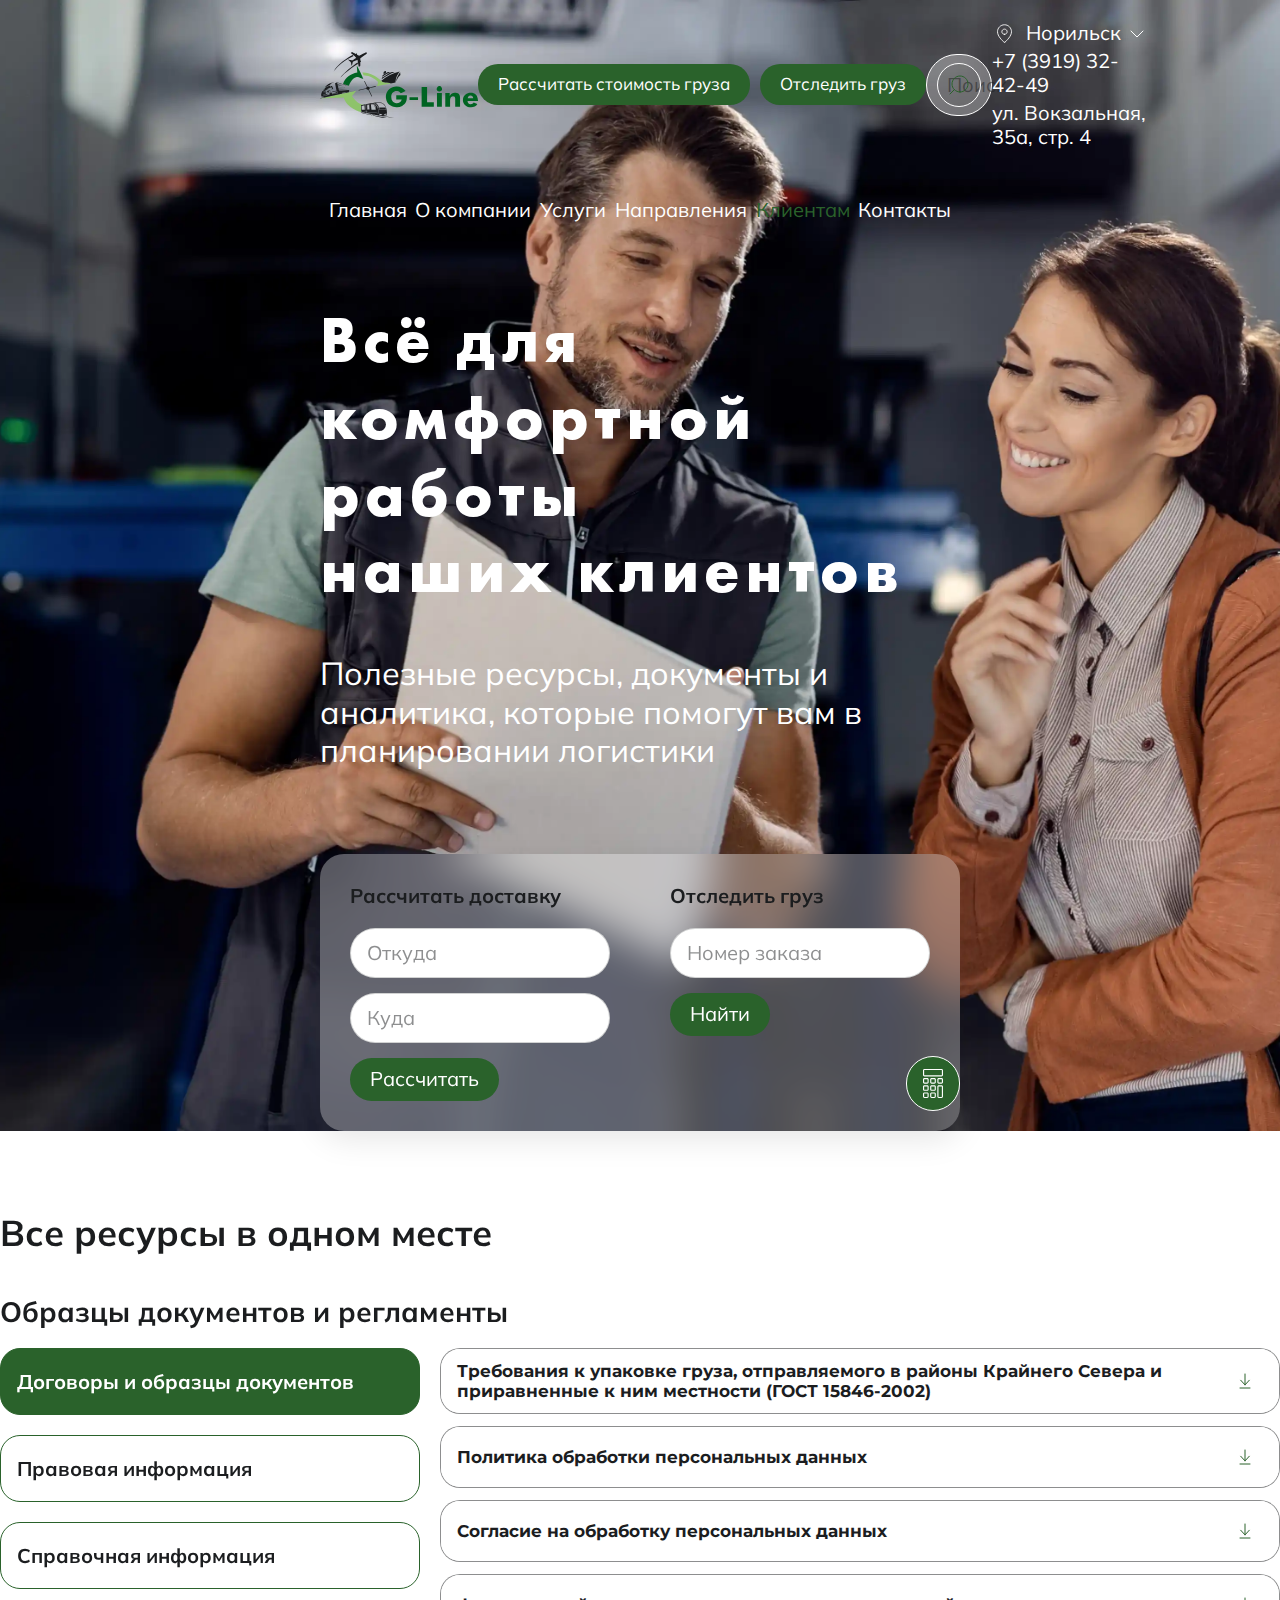
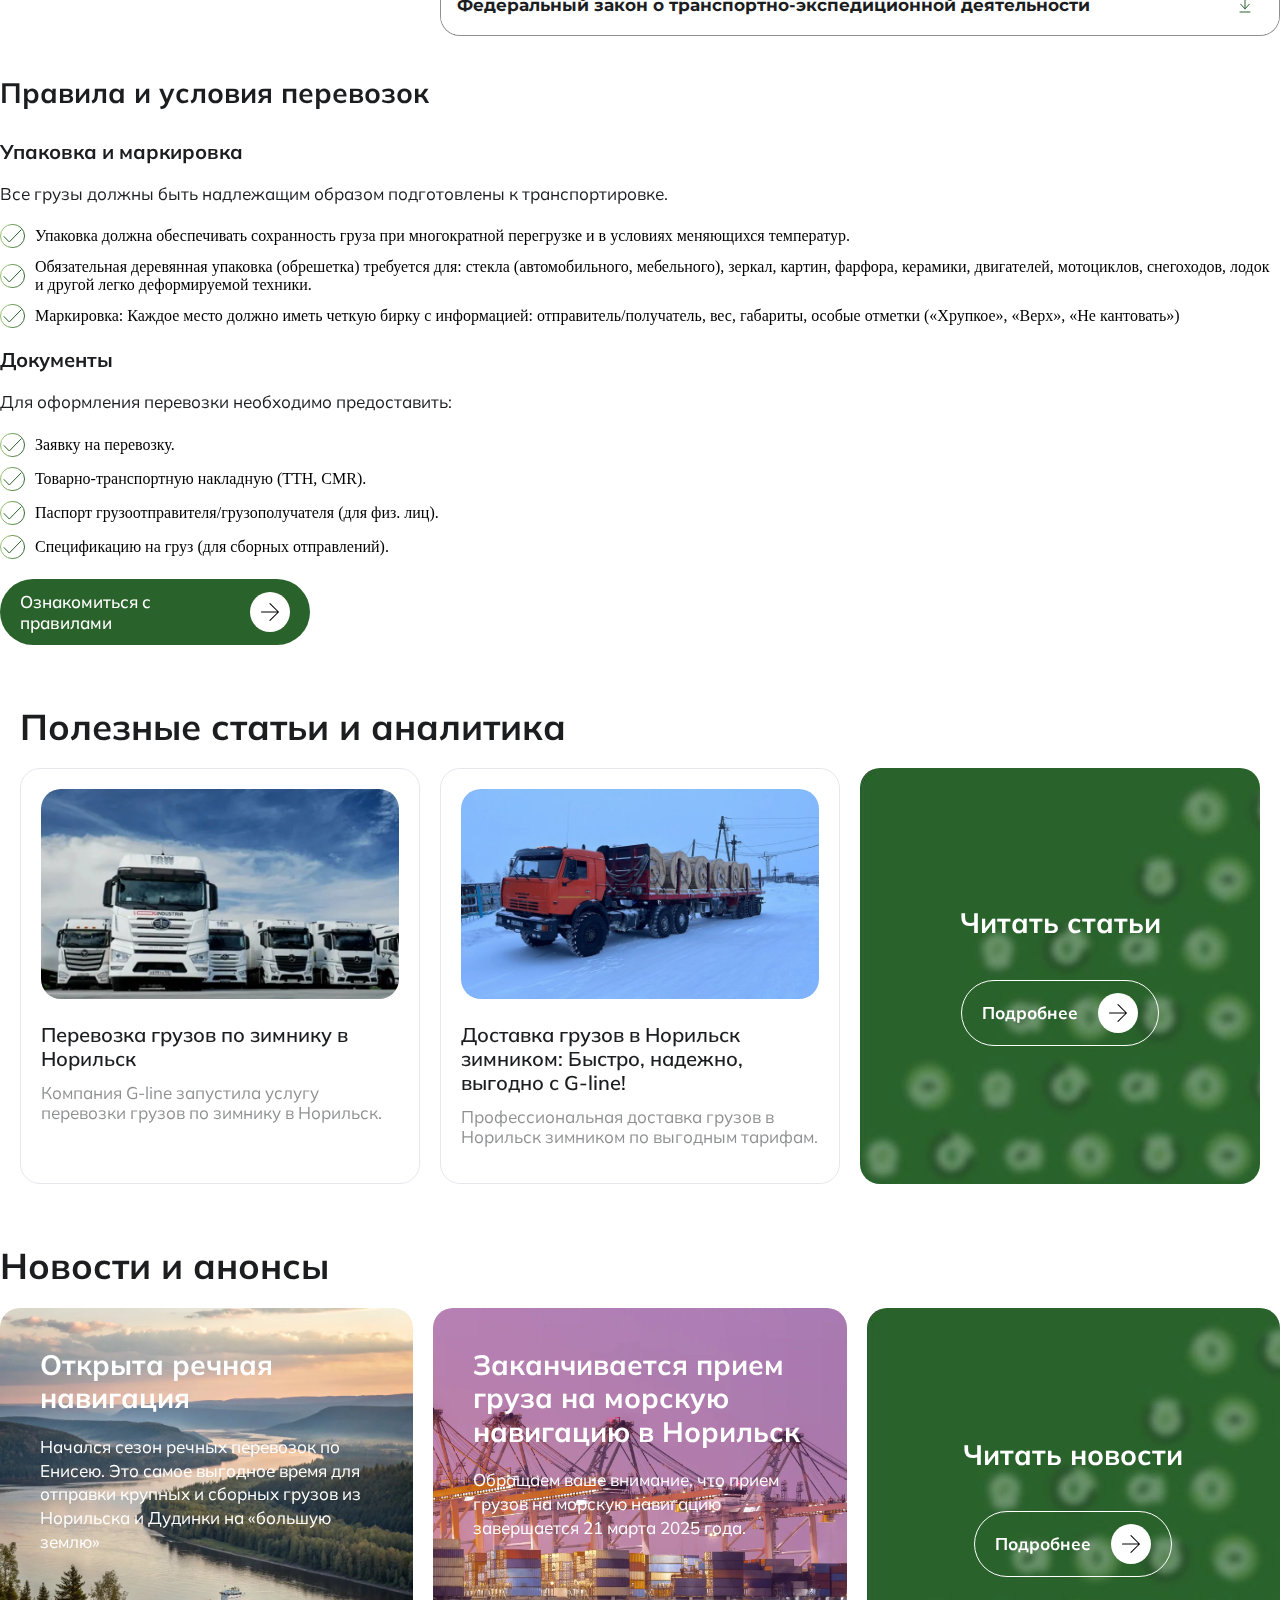
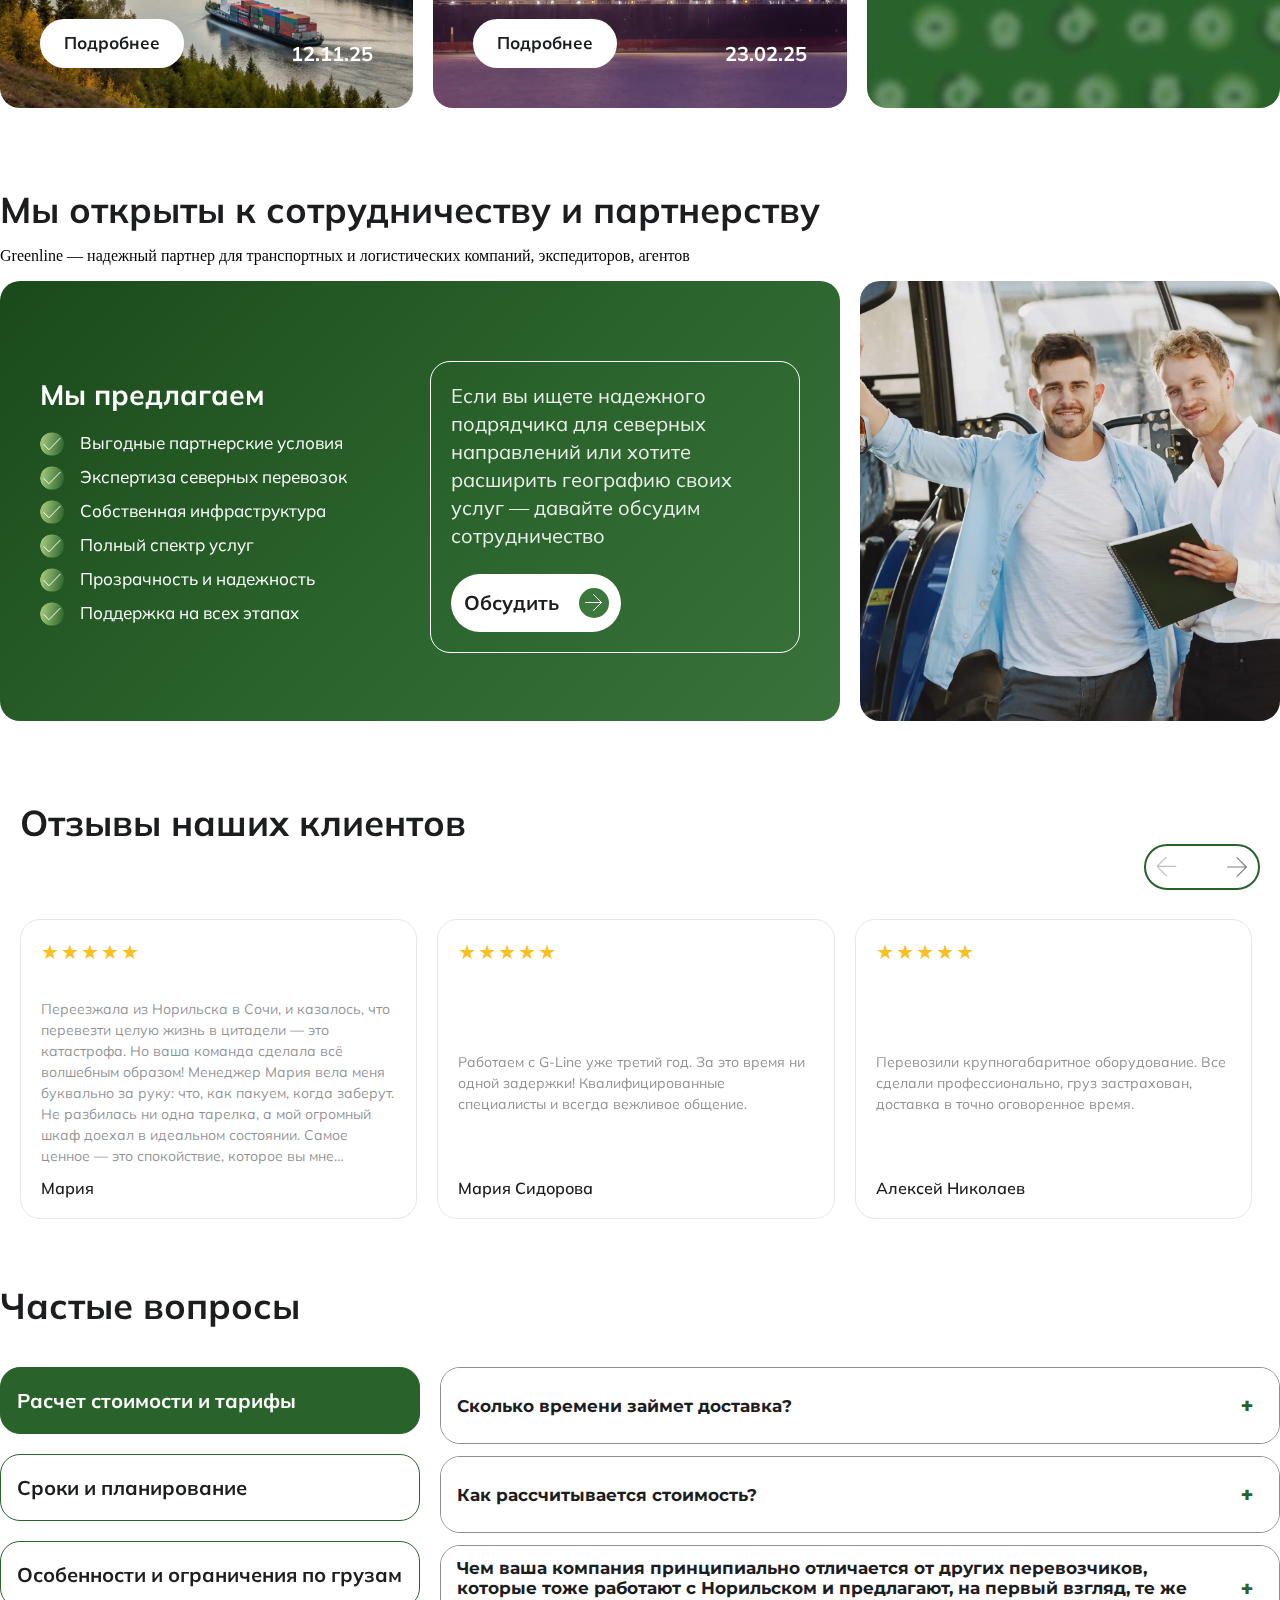
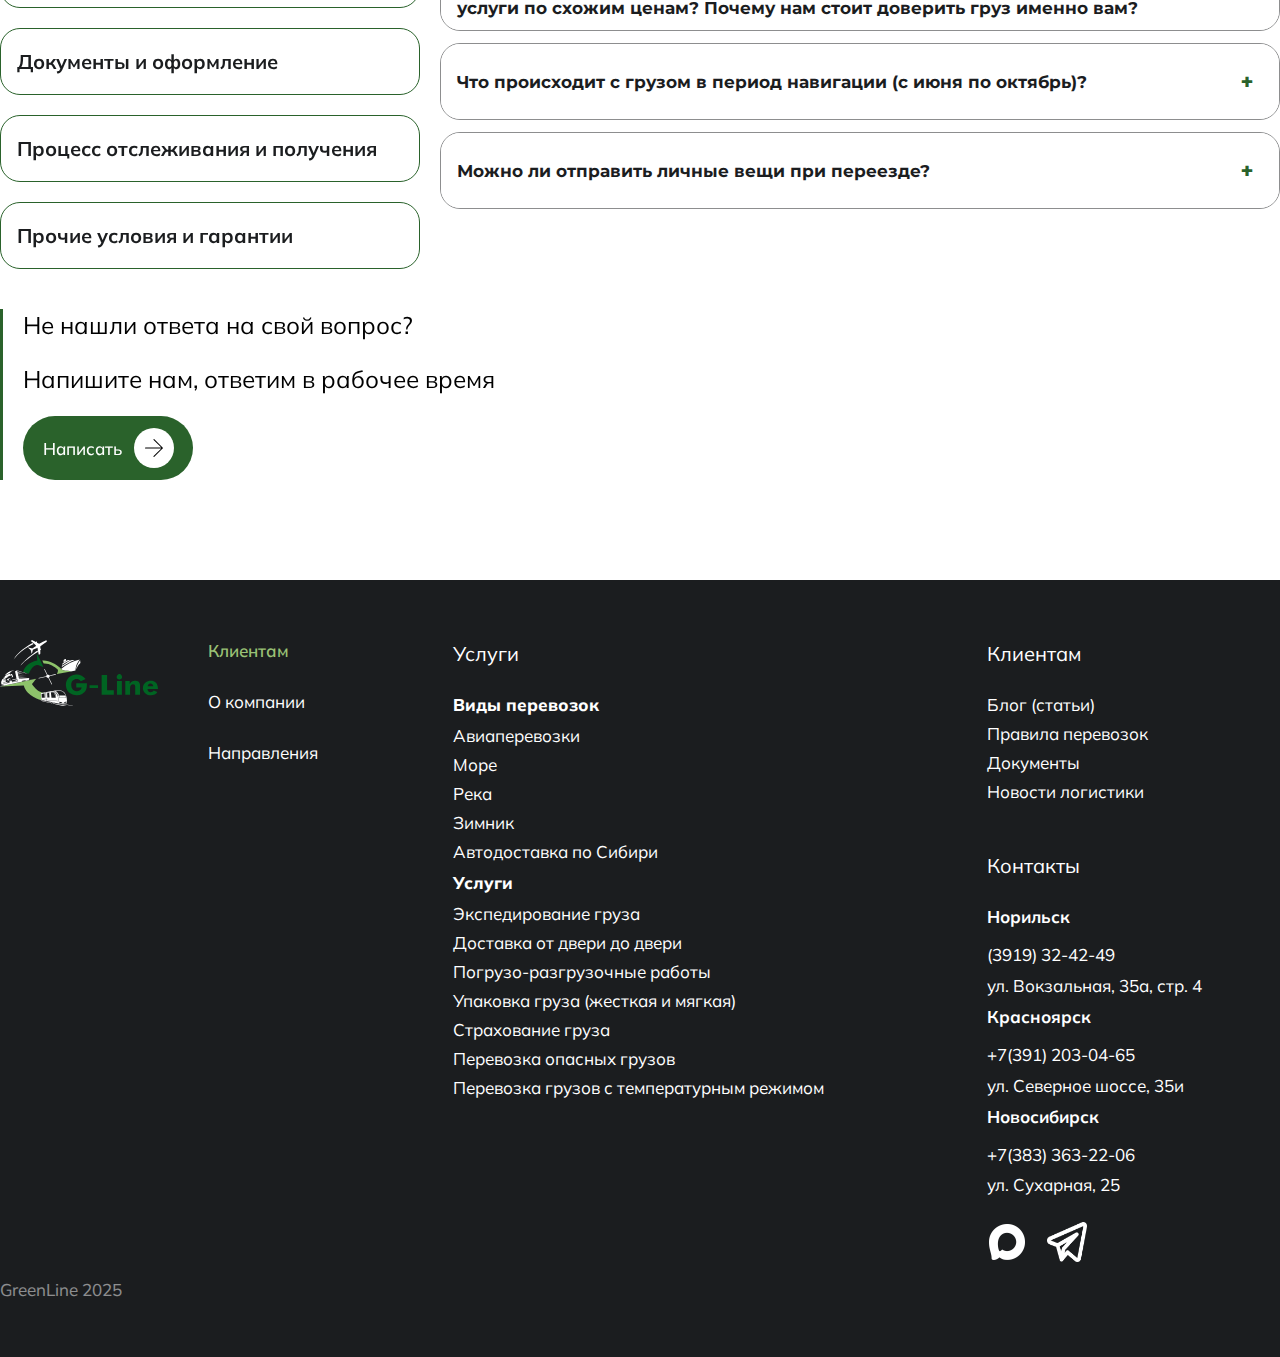
<file: clients.html>
<!DOCTYPE html>
<html lang="ru">

<head>
    <meta name="viewport" content="width=device-width, initial-scale=1" />
    <meta charset="utf-8" />
    <title>Клиентам - G-Line</title>
    <link rel="preconnect" href="https://fonts.googleapis.com">
    <link rel="preconnect" href="https://fonts.gstatic.com" crossorigin>
    <link
        href="https://fonts.googleapis.com/css2?family=Inter:wght@400&family=Montserrat:wght@700&family=Futura:wght@700&family=Mulish:wght@400;800&display=swap"
        rel="stylesheet">
    <link rel="stylesheet" href="styles/main.css" />
    <link rel="stylesheet" href="styles/adaptiv.css" />
</head>

<body class="clients">
    <header class="header clients">
        <nav class="site-navigation" role="navigation" aria-label="Основная навигация">
            <div class="nav-wrapper">
                <div class="nav-top-bar">
                    <a href="/" class="site-logo" aria-label="G-Line - Главная страница">
                        <img src="img/svg/logo-1.svg" alt="G-Line логотип" />
                    </a>
                    <div class="nav-actions-group" role="group" aria-label="Основные действия">
                        <button class="nav-action-btn" type="button" aria-label="Рассчитать стоимость груза">
                            Рассчитать стоимость груза
                        </button>
                        <button class="nav-action-btn" type="button" aria-label="Отследить груз">
                            Отследить груз
                        </button>
                    </div>
                    <form class="nav-search-form" role="search" aria-label="Поиск по сайту">
                        <label for="search-input" class="visually-hidden">Поиск</label>
                        <input type="search" id="search-input" class="nav-search-input" placeholder="Поиск"
                            aria-label="Поле поиска" />
                        <button type="submit" class="nav-search-btn" aria-label="Выполнить поиск">
                            <img class="nav-search-icon" src="img/svg/search.svg" alt="" role="presentation" />
                        </button>
                    </form>
                    <div class="nav-contact-info">
                        <div class="nav-location-info">
                            <div class="nav-location-icon" aria-hidden="true">
                                <img class="nav-location-pin" src="img/svg/map-pin.svg" alt="" role="presentation" />
                            </div>
                            <div class="nav-city-selector">
                                <button type="button" class="nav-city-btn" aria-label="Выбрать город: Норильск"
                                    aria-haspopup="listbox">
                                    Норильск
                                    <img class="nav-dropdown-icon" src="img/svg/drop.svg" alt="" role="presentation" />
                                </button>
                            </div>
                        </div>
                        <a href="tel:+73919324249" class="nav-phone-link">+7 (3919) 32-42-49</a>
                        <p class="nav-address-text">ул. Вокзальная, 35а, стр. 4</p>
                    </div>
                </div>
                <main class="nav-main-menu">
                    <a href="/" class="nav-menu-link">
                        <span class="nav-menu-text">Главная</span>
                    </a>
                    <a href="o-kompanii.html" class="nav-menu-link">
                        <span class="nav-menu-text">О компании</span>
                    </a>
                    <a href="uslugi.html" class="nav-menu-link">
                        <span class="nav-menu-text">Услуги</span>
                    </a>
                    <a href="napravleniya.html" class="nav-menu-link">
                        <span class="nav-menu-text">Направления</span>
                    </a>
                    <a href="clients.html" class="nav-menu-link" aria-current="page">
                        <span class="nav-menu-text">Клиентам</span>
                    </a>
                    <a href="contacts.html" class="nav-menu-link">
                        <span class="nav-menu-text">Контакты</span>
                    </a>
                </main>
            </div>
        </nav>
        <div class="header-container">
            <div class="header-info">
                <h1 class="header-title">Всё для комфортной работы <br />наших клиентов</h1>
                <p class="header-subtitle clients-subtitle">Полезные ресурсы, документы и аналитика, которые помогут вам
                    в<br /> планировании логистики</p>
            </div>
            <section class="header-forms-section">
                <div class="form-card">
                    <div class="form-section">
                        <h2 class="form-title">Рассчитать доставку</h2>
                        <form class="delivery-form" action="#" method="post">
                            <div class="input-group">
                                <label for="from-location" class="visually-hidden">Откуда</label>
                                <input type="text" id="from-location" name="from-location" class="form-input"
                                    placeholder="Откуда" required aria-label="Откуда" />
                            </div>
                            <div class="input-group">
                                <label for="to-location" class="visually-hidden">Куда</label>
                                <input type="text" id="to-location" name="to-location" class="form-input"
                                    placeholder="Куда" required aria-label="Куда" />
                            </div>
                            <button type="submit" class="form-button">
                                <span class="button-text">Рассчитать</span>
                            </button>
                        </form>
                    </div>
                    <div class="form-section">
                        <h2 class="form-title">Отследить груз</h2>
                        <form class="track-form" action="#" method="post">
                            <div class="input-group">
                                <label for="tracking-number" class="visually-hidden">Номер накладной</label>
                                <input type="text" id="tracking-number" name="tracking-number" class="form-input"
                                    placeholder="Номер заказа" required aria-label="Номер заказа" />
                            </div>
                            <button type="submit" class="form-button">
                                <span class="button-text">Найти</span>
                            </button>
                        </form>
                    </div>
                </div>
            </section>
        </div>
        <div class="calculator-button">
            <button class="calc-btn" type="button" aria-label="Открыть калькулятор">
                <img src="img/svg/calc.svg" alt="Калькулятор" class="calc-icon" />
            </button>
        </div>
    </header>

    <div class="cont-out">
        <div class="cont-in">

            <h2 class="title__h2">Все ресурсы в одном месте</h2>
            <h3 class="obr-docs">Образцы документов и регламенты</h3>
            <section class="docs-section"><!--Образцы документов-->
                <div class="docs__left">
                    <div class="docs__left-item docs__left-item--active">
                        <p>Договоры и образцы документов</p>
                    </div>
                    <div class="docs__left-item">
                        <p>Правовая информация</p>
                    </div>
                    <div class="docs__left-item">
                        <p>Справочная информация</p>
                    </div>
                </div>

                <div class="docs__right">
                    <div class="docs__accordion">
                        <div class="docs__accordion-item">
                            <div class="docs__accordion-header">
                                <span class="docs__accordion-title">Требования к упаковке груза, отправляемого в районы
                                    Крайнего Севера и приравненные к ним местности (ГОСТ 15846-2002)</span>
                                <button class="docs__download-btn" type="button" aria-label="Скачать документ">
                                    <img src="img/svg/symbol_download.svg" alt="Скачать" class="docs__download-icon" />
                                </button>
                            </div>
                            <div class="docs__accordion-content">
                                <p>Государственный стандарт, устанавливающий требования к упаковке, маркировке,
                                    транспортированию и хранению грузов, отправляемых в районы Крайнего Севера и
                                    приравненные к ним местности.</p>
                            </div>
                        </div>

                        <div class="docs__accordion-item">
                            <div class="docs__accordion-header">
                                <span class="docs__accordion-title">Политика обработки персональных данных</span>
                                <button class="docs__download-btn" type="button" aria-label="Скачать документ">
                                    <img src="img/svg/symbol_download.svg" alt="Скачать" class="docs__download-icon" />
                                </button>
                            </div>
                            <div class="docs__accordion-content">
                                <p>Политика компании в области обработки и защиты персональных данных клиентов, включая
                                    порядок сбора, хранения, использования и передачи информации.</p>
                            </div>
                        </div>

                        <div class="docs__accordion-item">
                            <div class="docs__accordion-header">
                                <span class="docs__accordion-title">Согласие на обработку персональных данных</span>
                                <button class="docs__download-btn" type="button" aria-label="Скачать документ">
                                    <img src="img/svg/symbol_download.svg" alt="Скачать" class="docs__download-icon" />
                                </button>
                            </div>
                            <div class="docs__accordion-content">
                                <p>Форма согласия субъекта на обработку его персональных данных в соответствии с
                                    Федеральным законом № 152-ФЗ «О персональных данных».</p>
                            </div>
                        </div>

                        <div class="docs__accordion-item">
                            <div class="docs__accordion-header">
                                <span class="docs__accordion-title">Федеральный закон о транспортно-экспедиционной
                                    деятельности</span>
                                <button class="docs__download-btn" type="button" aria-label="Скачать документ">
                                    <img src="img/svg/symbol_download.svg" alt="Скачать" class="docs__download-icon" />
                                </button>
                            </div>
                            <div class="docs__accordion-content">
                                <p>Федеральный закон № 87-ФЗ, регулирующий отношения в сфере транспортно-экспедиционной
                                    деятельности, права и обязанности экспедиторов и клиентов.</p>
                            </div>
                        </div>
                    </div>
                </div>
            </section>

            <div class="pravila"><!--Правила-->
                <h3>Правила и условия перевозок</h3>
                <div class="upakovka">
                    <h4>Упаковка и маркировка</h4>
                    <p class="pravila__text">Все грузы должны быть надлежащим образом подготовлены к транспортировке.
                    </p>

                    <div class="pravila__list">
                        <div class="pravila__item">
                            <img src="../img/svg/check.svg" alt="">
                            <p>Упаковка должна обеспечивать сохранность груза при многократной перегрузке и в условиях
                                меняющихся температур.</p>
                        </div>
                        <div class="pravila__item">
                            <img src="../img/svg/check.svg" alt="">
                            <p>Обязательная деревянная упаковка (обрешетка) требуется для: стекла (автомобильного,
                                мебельного), зеркал, картин, фарфора, керамики, двигателей, мотоциклов, снегоходов,
                                лодок и другой легко деформируемой техники.</p>
                        </div>
                        <div class="pravila__item">
                            <img src="../img/svg/check.svg" alt="">
                            <p>Маркировка: Каждое место должно иметь четкую бирку с информацией: отправитель/получатель,
                                вес, габариты, особые отметки («Хрупкое», «Верх», «Не кантовать»)</p>
                        </div>
                    </div>

                </div>
                <div class="pravila doki">
                    <h4>Документы</h4>
                    <p class="pravila__text">Для оформления перевозки необходимо предоставить:</p>

                    <div class="pravila__list">
                        <div class="pravila__item">
                            <img src="../img/svg/check.svg" alt="">
                            <p>Заявку на перевозку.</p>
                        </div>
                        <div class="pravila__item">
                            <img src="../img/svg/check.svg" alt="">
                            <p>Товарно-транспортную накладную (ТТН, CMR).</p>
                        </div>
                        <div class="pravila__item">
                            <img src="../img/svg/check.svg" alt="">
                            <p>Паспорт грузоотправителя/грузополучателя (для физ. лиц).</p>
                        </div>
                        <div class="pravila__item">
                            <img src="../img/svg/check.svg" alt="">
                            <p>Спецификацию на груз (для сборных отправлений).</p>
                        </div>
                    </div>
                </div>

                <a href="#" class="btn-primary">
                    Ознакомиться с правилами
                    <span class="etapy__cta-icon">
                        <img src="../img/svg/arr-bl.svg" alt="Arrow right">
                    </span>
                </a>
            </div>

            <div class="polezno"><!--Полезные статьи-->
                <h2 class="title__h2">Полезные статьи и аналитика</h2>

                <div class="statii">
                    <div class="articles__slide">
                        <div class="article__image">
                            <img src="img/truck-1.webp" alt="Перевозка грузов по зимнику в Норильск">
                        </div>
                        <div class="article__content">
                            <h3 class="article__title">Перевозка грузов по зимнику в Норильск</h3>
                            <p class="article__text">Компания G-line запустила услугу перевозки грузов по зимнику в
                                Норильск.</p>
                        </div>
                        <div class="article__meta">
                            <span class="article__date"></span>
                            <span class="article__read-time"></span>
                        </div>
                    </div>

                    <div class="articles__slide">
                        <div class="article__image">
                            <img src="img/truck-2.webp" alt="Доставка грузов в Норильск зимником">
                        </div>

                        <div class="article__content">
                            <h3 class="article__title">Доставка грузов в Норильск<br> зимником: Быстро, надежно,<br>
                                выгодно с G-line!
                            </h3>
                            <p class="article__text">Профессиональная доставка грузов в Норильск зимником по выгодным
                                тарифам.</p>
                        </div>
                        <div class="article__meta">
                            <span class="article__date"></span>
                            <span class="article__read-time"></span>
                        </div>
                    </div>

                    <div class="green-blur-card">
                        <h3>Читать статьи</h3>
                        <a href="#" class="op-btn">
                                Подробнее
                            <span class="etapy__cta-icon">
                                <img src="../img/svg/arr-bl.svg" alt="Arrow icon" />
                            </span>
                        </a>
                    </div>
                </div>
            </div>

            <div class="anonsy"><!--Новости и анонсы-->
                <h2 class="title__h2">Новости и анонсы</h2>
                <div class="statii">

                    <div class="anonsy__slide anonsy-1">
                        <div class="anonsy-content">
                                <h3 class="anonsy-title">Открыта речная навигация</h3>
                                <p class="anonsy-text">Начался сезон речных перевозок по Енисею. Это самое выгодное время для отправки крупных и сборных грузов из Норильска и Дудинки на «большую землю»</p>
                        </div>
                        <div class="anonsy__bottom"> <a href="#" class="anonsy-btn">Подробнее</a>
                            <p class="anonsy__date">12.11.25</p>
                        </div>
                    </div>
                    <div class="anonsy__slide anonsy-2">
                        <div class="anonsy-content">
                                <h3 class="anonsy-title">Заканчивается прием груза на морскую навигацию в Норильск</h3>
                                <p class="anonsy-text">Обращаем ваше внимание, что прием грузов на морскую навигацию завершается 21 марта 2025 года.</p>
                        </div>
                        <div class="anonsy__bottom"> <a href="#" class="anonsy-btn">Подробнее</a>
                            <p class="anonsy__date">23.02.25</p>
                        </div>
                    </div>

                    <div class="green-blur-card">
                        <h3>Читать новости</h3>
                        <a href="#" class="op-btn">
                                Подробнее
                            <span class="etapy__cta-icon">
                                <img src="../img/svg/arr-bl.svg" alt="Arrow icon" />
                            </span>
                        </a>
                    </div>
                </div>
            </div>

            <div class="we__open"><!--Мы открыты-->
                <h2 class="title__h2">Мы открыты к сотрудничеству и партнерству</h2>
                <p>Greenline — надежный партнер для транспортных и логистических компаний, экспедиторов, агентов</p>
                <div class="we__open-grid">
                    <div class="we__open-left">
                        <div class="we__open-text">
                            <h2 class="title__h2">Мы предлагаем</h2>

                            <ul class="we__open-list">
                                <li class="we__open-item">
                                    <img src="img/svg/lucide.svg" alt="Checkmark icon" class="we__open-icon" />
                                    <p>Выгодные партнерские условия</p>
                                </li>
                                <li class="we__open-item">
                                    <img src="img/svg/lucide.svg" alt="Checkmark icon" class="we__open-icon" />
                                    <p>Экспертиза северных перевозок</p>
                                </li>
                                <li class="we__open-item">
                                    <img src="../img/svg/lucide.svg" alt="Checkmark icon" class="we__open-icon" />
                                    <p>Собственная инфраструктура</p>
                                </li>
                                <li class="we__open-item">
                                    <img src="../img/svg/lucide.svg" alt="Checkmark icon" class="we__open-icon" />
                                    <p>Полный спектр услуг</p>
                                </li>
                                <li class="we__open-item">
                                    <img src="img/svg/lucide.svg" alt="Checkmark icon" class="we__open-icon" />
                                    <p>Прозрачность и надежность</p>
                                </li>
                                <li class="we__open-item">
                                    <img src="img/svg/lucide.svg" alt="Checkmark icon" class="we__open-icon" />
                                    <p>Поддержка на всех этапах</p>
                                </li>
                            </ul>
                        </div>
                        <div class="we__open-discuss">
                            <p>Если вы ищете надежного подрядчика для северных направлений или хотите расширить
                                географию своих услуг — давайте обсудим сотрудничество</p>
                            <a href="#" class="we__open-btn">
                                Обсудить
                                <div class="we__open-btn-icon">
                                    <img src="img/svg/arr-bl.svg" alt="Arrow icon" />
                                </div>
                            </a>
                        </div>
                    </div>
                    <div class="we__open-right">
                    </div>
                </div>
            </div>

            <div class="reviews"><!--Отзывы-->
                <h2 class="title__h2">Отзывы наших клиентов</h2>
                <div class="reviews__nav">
                    <button class="reviews__prev">
                        <img src="img/svg/arrow-left.svg" alt="Previous">
                    </button>
                    <button class="reviews__next">
                        <img src="img/svg/arr-bl.svg" alt="Next">
                    </button>
                </div>
                <div class="slider-container">
                    <div class="reviews__slide">
                        <div class="review__info">
                            <div class="review__rating">
                                <span class="star">★</span>
                                <span class="star">★</span>
                                <span class="star">★</span>
                                <span class="star">★</span>
                                <span class="star">★</span>
                            </div>
                        </div>
                        <div class="review__content">
                            <p class="review__text">Переезжала из Норильска в Сочи, и казалось, что перевезти целую
                                жизнь в цитадели —
                                это катастрофа. Но ваша команда сделала всё волшебным образом! Менеджер Мария вела меня
                                буквально за
                                руку: что, как пакуем, когда заберут. Не разбилась ни одна тарелка, а мой огромный шкаф
                                доехал в
                                идеальном состоянии. Самое ценное — это спокойствие, которое вы мне подарили. Теперь
                                всем знакомым, кто
                                «с Севера», рекомендую только вас! Спасибо!</p>
                        </div>
                        <h4 class="review__name">Мария</h4>
                    </div>

                    <div class="reviews__slide">
                        <div class="review__info">
                            <div class="review__rating">
                                <span class="star">★</span>
                                <span class="star">★</span>
                                <span class="star">★</span>
                                <span class="star">★</span>
                                <span class="star">★</span>
                            </div>
                        </div>
                        <div class="review__content">
                            <p class="review__text">Работаем с G-Line уже третий год. За это время ни одной задержки!
                                Квалифицированные специалисты и всегда вежливое общение.</p>
                        </div>
                        <h4 class="review__name">Мария Сидорова</h4>
                    </div>

                    <div class="reviews__slide">
                        <div class="review__info">
                            <div class="review__rating">
                                <span class="star">★</span>
                                <span class="star">★</span>
                                <span class="star">★</span>
                                <span class="star">★</span>
                                <span class="star">★</span>
                            </div>
                        </div>
                        <div class="review__content">
                            <p class="review__text">Перевозили крупногабаритное оборудование. Все сделали
                                профессионально, груз
                                застрахован, доставка в точно оговоренное время.</p>
                        </div>
                        <h4 class="review__name">Алексей Николаев</h4>
                    </div>

                    <div class="reviews__slide">
                        <div class="review__info">
                            <div class="review__rating">
                                <span class="star">★</span>
                                <span class="star">★</span>
                                <span class="star">★</span>
                                <span class="star">★</span>
                                <span class="star">★</span>
                            </div>
                        </div>
                        <div class="review__content">
                            <p class="review__text">Отличная компания! Доставили груз из Красноярска в Норильск за 5
                                дней. Все цело,
                                упаковано качественно.</p>
                        </div>
                        <h4 class="review__name">Елена Петрова</h4>
                    </div>

                    <div class="reviews__slide">
                        <div class="review__info">
                            <div class="review__rating">
                                <span class="star">★</span>
                                <span class="star">★</span>
                                <span class="star">★</span>
                                <span class="star">★</span>
                                <span class="star">★</span>
                            </div>
                        </div>
                        <div class="review__content">
                            <p class="review__text">Рекомендую G-Line! Профессиональный подход к работе, всегда на
                                связи,
                                отслеживание груза в реальном времени.</p>
                        </div>
                        <h4 class="review__name">Иван Кузнецов</h4>
                    </div>

                    <div class="reviews__slide">
                        <div class="review__info">
                            <div class="review__rating">
                                <span class="star">★</span>
                                <span class="star">★</span>
                                <span class="star">★</span>
                                <span class="star">★</span>
                                <span class="star">★</span>
                            </div>
                        </div>
                        <div class="review__content">
                            <p class="review__text">Доставляли медикаменты. Соблюдены все температурные режимы,
                                документы в порядке.
                                Спасибо за надежность!</p>
                        </div>
                        <h4 class="review__name">Ольга Смирнова</h4>
                    </div>

                    <div class="reviews__slide">
                        <div class="review__info">
                            <div class="review__rating">
                                <span class="star">★</span>
                                <span class="star">★</span>
                                <span class="star">★</span>
                                <span class="star">★</span>
                                <span class="star">★</span>
                            </div>
                        </div>
                        <div class="review__content">
                            <p class="review__text">Многолетний партнер G-Line. Всегда выдерживают сроки, грузы приходят
                                в целости.
                                Команда профессионалов!</p>
                        </div>
                        <h4 class="review__name">Дмитрий Волков</h4>
                    </div>

                    <div class="reviews__slide">
                        <div class="review__info">
                            <div class="review__rating">
                                <span class="star">★</span>
                                <span class="star">★</span>
                                <span class="star">★</span>
                                <span class="star">★</span>
                                <span class="star">★</span>
                            </div>
                        </div>
                        <div class="review__content">
                            <p class="review__text">Перевозили хрупкие товары. Упаковали очень тщательно, все доставили
                                без
                                повреждений. Отличная работа!</p>
                        </div>
                        <h4 class="review__name">Анна Морозова</h4>
                    </div>

                    <div class="reviews__slide">
                        <div class="review__info">
                            <div class="review__rating">
                                <span class="star">★</span>
                                <span class="star">★</span>
                                <span class="star">★</span>
                                <span class="star">★</span>
                                <span class="star">★</span>
                            </div>
                        </div>
                        <div class="review__content">
                            <p class="review__text">Быстрая доставка из Новосибирска. Менеджеры помогли с документами,
                                всё оформили
                                быстро. Рекомендую!</p>
                        </div>
                        <h4 class="review__name">Сергей Белов</h4>
                    </div>

                </div>

            </div>

            <h2 class="title__h2">Частые вопросы</h2>
            <div class="faq__block"><!--Частые вопросы-->

                <div class="faq__items faq__items--grid">
                    <div class="faq__left">
                        <div class="left__grid">
                            <div class="left__grid-item left__grid-item--active">
                                <p>Расчет стоимости и тарифы</p>
                            </div>
                            <div class="left__grid-item">
                                <p>Сроки и планирование</p>
                            </div>
                            <div class="left__grid-item">
                                <p>Особенности и ограничения по грузам</p>
                            </div>
                            <div class="left__grid-item">
                                <p>Документы и оформление</p>
                            </div>
                            <div class="left__grid-item">
                                <p>Процесс отслеживания и получения</p>
                            </div>
                            <div class="left__grid-item">
                                <p>Прочие условия и гарантии</p>
                            </div>
                        </div>
                    </div>
                    <div class="faq__right">
                        <div class="faq__accordion">
                            <div class="faq__accordion-item">
                                <div class="faq__accordion-header">
                                    <span class="faq__accordion-title">Сколько времени займет доставка?</span>
                                    <span class="faq__accordion-icon">+</span>
                                </div>
                                <div class="faq__accordion-content">
                                    <p>Стоимость зависит от веса, габаритов и расстояния. Вы можете рассчитать онлайн на
                                        нашем сайте или
                                        связаться с менеджером для точного расчёта.</p>
                                </div>
                            </div>

                            <div class="faq__accordion-item">
                                <div class="faq__accordion-header">
                                    <span class="faq__accordion-title">Как рассчитывается стоимость?</span>
                                    <span class="faq__accordion-icon">+</span>
                                </div>
                                <div class="faq__accordion-content">
                                    <p>Используйте трек-номер, который мы предоставляем после отправки груза. Введите
                                        его в специальное
                                        поле на сайте для отслеживания.</p>
                                </div>
                            </div>

                            <div class="faq__accordion-item">
                                <div class="faq__accordion-header">
                                    <span class="faq__accordion-title">Чем ваша компания принципиально отличается от
                                        других
                                        перевозчиков, которые тоже работают с Норильском и предлагают, на первый взгляд,
                                        те же услуги по
                                        схожим ценам? Почему нам стоит доверить груз именно вам?</span>
                                    <span class="faq__accordion-icon">+</span>
                                </div>
                                <div class="faq__accordion-content">
                                    <p>Для физических лиц нужен паспорт, для юридических - ИНН и учредительные
                                        документы. Полный список
                                        необходимых документов доступен на сайте.</p>
                                </div>
                            </div>

                            <div class="faq__accordion-item">
                                <div class="faq__accordion-header">
                                    <span class="faq__accordion-title">Что происходит с грузом в период навигации (с
                                        июня по
                                        октябрь)?</span>
                                    <span class="faq__accordion-icon">+</span>
                                </div>
                                <div class="faq__accordion-content">
                                    <p>Это самое выгодное время для отправки крупных партий. Мы максимально используем
                                        морской путь через порт Дудинка, что снижает стоимость доставки в 2-3 раза. Весь
                                        процесс (погрузка, ледокольная проводка, отслеживание) под нашим контролем.</p>
                                </div>
                            </div>

                            <div class="faq__accordion-item">
                                <div class="faq__accordion-header">
                                    <span class="faq__accordion-title">Можно ли отправить личные вещи при
                                        переезде?</span>
                                    <span class="faq__accordion-icon">+</span>
                                </div>
                                <div class="faq__accordion-content">
                                    <p>Мы несём полную материальную ответственность за сохранность груза по договору.
                                        Все грузы
                                        страхуются на полную стоимость, и мы работаем только с проверенными партнёрами.
                                    </p>
                                </div>
                            </div>
                        </div>
                    </div>
                </div>
            </div>

            <div class="napishi"><!--Напиши-->
                <p>Не нашли ответа на свой вопрос?</p>
                <p>Напишите нам, ответим в рабочее время</p>
                <a href="#" class="btn-primary">
                    Написать
                    <span class="etapy__cta-icon">
                        <img src="../img/svg/arr-bl.svg" alt="Arrow right">
                    </span>
                </a>
            </div>
        </div>
    </div>

    <footer>
        <div class="footer__container">
            <div class="footer__column-1">
                <img src="img/svg/Logo-footer.svg" alt="G-Line Logo" class="footer__logo" />
                <ul class="footer__nav-list">
                    <li><a href="clients.html" class="footer__nav-link" aria-current="page">Клиентам</a></li>
                    <li><a href="o-kompanii.html" class="footer__nav-link">О компании</a></li>
                    <li><a href="napravleniya.html" class="footer__nav-link">Направления</a></li>
                </ul>
            </div>
            <div class="footer__column-2">
                <h3 class="footer__title">Услуги</h3>
                <h4 class="footer__subtitle">Виды перевозок</h4>
                <ul class="footer__nav-list">
                    <li><a href="#" class="footer__nav-link">Авиаперевозки</a></li>
                    <li><a href="#" class="footer__nav-link">Море</a></li>
                    <li><a href="#" class="footer__nav-link">Река</a></li>
                    <li><a href="#" class="footer__nav-link">Зимник</a></li>
                    <li><a href="#" class="footer__nav-link">Автодоставка по Сибири</a></li>
                </ul>
                <h4 class="footer__subtitle">Услуги</h4>
                <ul class="footer__nav-list">
                    <li><a href="#" class="footer__nav-link">Экспедирование груза</a></li>
                    <li><a href="#" class="footer__nav-link">Доставка от двери до двери</a></li>
                    <li><a href="#" class="footer__nav-link">Погрузо-разгрузочные работы</a></li>
                    <li><a href="#" class="footer__nav-link">Упаковка груза (жесткая и мягкая)</a></li>
                    <li><a href="#" class="footer__nav-link">Страхование груза</a></li>
                    <li><a href="#" class="footer__nav-link">Перевозка опасных грузов</a></li>
                    <li><a href="#" class="footer__nav-link">Перевозка грузов с температурным режимом</a></li>
                </ul>
            </div>
            <div class="footer__column-3">
                <h3 class="footer__title">Клиентам</h3>
                <ul class="footer__nav-list">
                    <li><a href="#" class="footer__nav-link">Блог (статьи)</a></li>
                    <li><a href="#" class="footer__nav-link">Правила перевозок</a></li>
                    <li><a href="#" class="footer__nav-link">Документы</a></li>
                    <li><a href="#" class="footer__nav-link">Новости логистики</a></li>
                </ul>
                <h3 class="footer__title">Контакты</h3>
                <p class="footer__contact-city">Норильск</p>
                <p class="footer__contact-info">(3919) 32-42-49</p>
                <p class="footer__contact-info">ул. Вокзальная, 35а, стр. 4</p>

                <p class="footer__contact-city">Красноярск</p>
                <p class="footer__contact-info">+7(391) 203-04-65</p>
                <p class="footer__contact-info">ул. Северное шоссе, 35и</p>

                <p class="footer__contact-city">Новосибирск</p>
                <p class="footer__contact-info">+7(383) 363-22-06</p>
                <p class="footer__contact-info">ул. Сухарная, 25</p>
                <div class="footer__social">
                    <a href="#" class="footer__social-link">
                        <img src="img/max.png" alt="Max" class="footer__social-icon" />
                    </a>
                    <a href="#" class="footer__social-link">
                        <img src="img/tg.png" alt="Telegram" class="footer__social-icon" />
                    </a>
                </div>
            </div>
            <div class="footer-bottom">
                <p class="footer-bottom__text"> GreenLine 2025</p>
            </div>
        </div>
    </footer>

    <script src="script/script.js"></script>

</body>

</html>
</file>
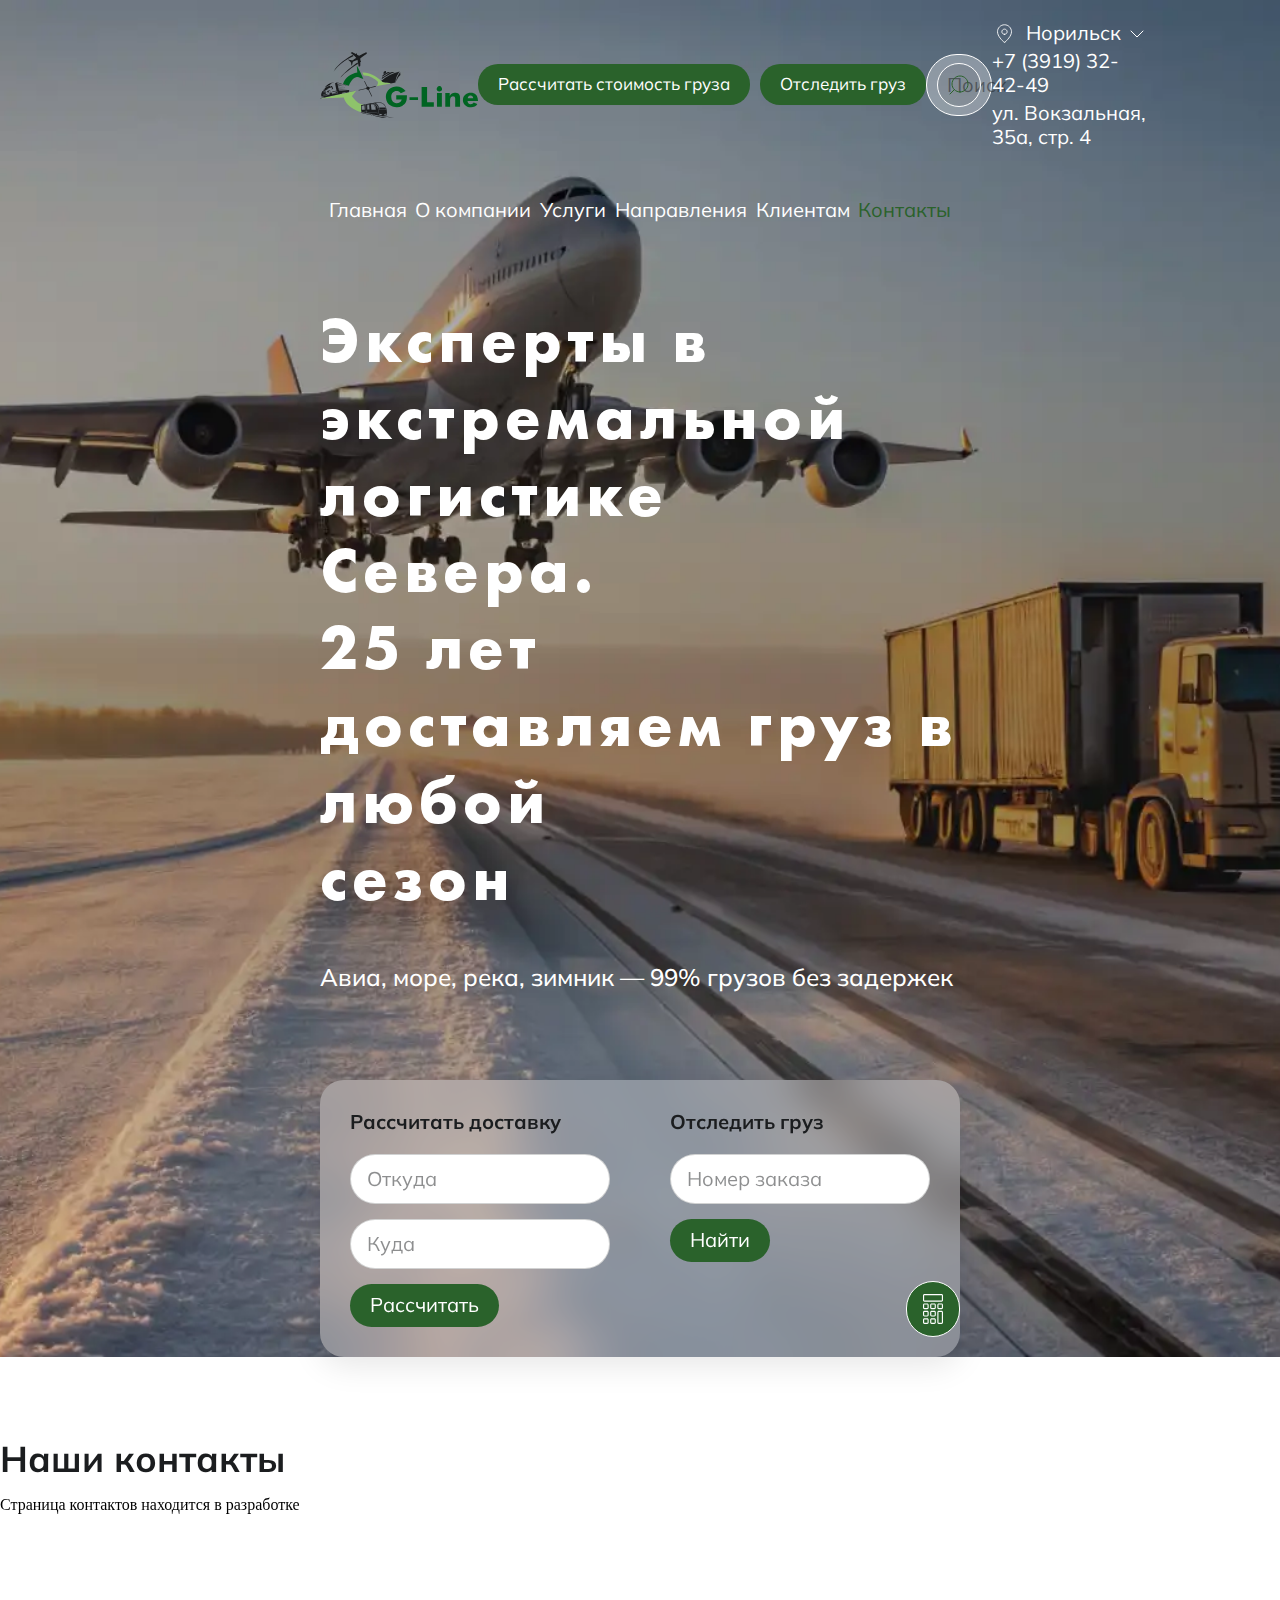
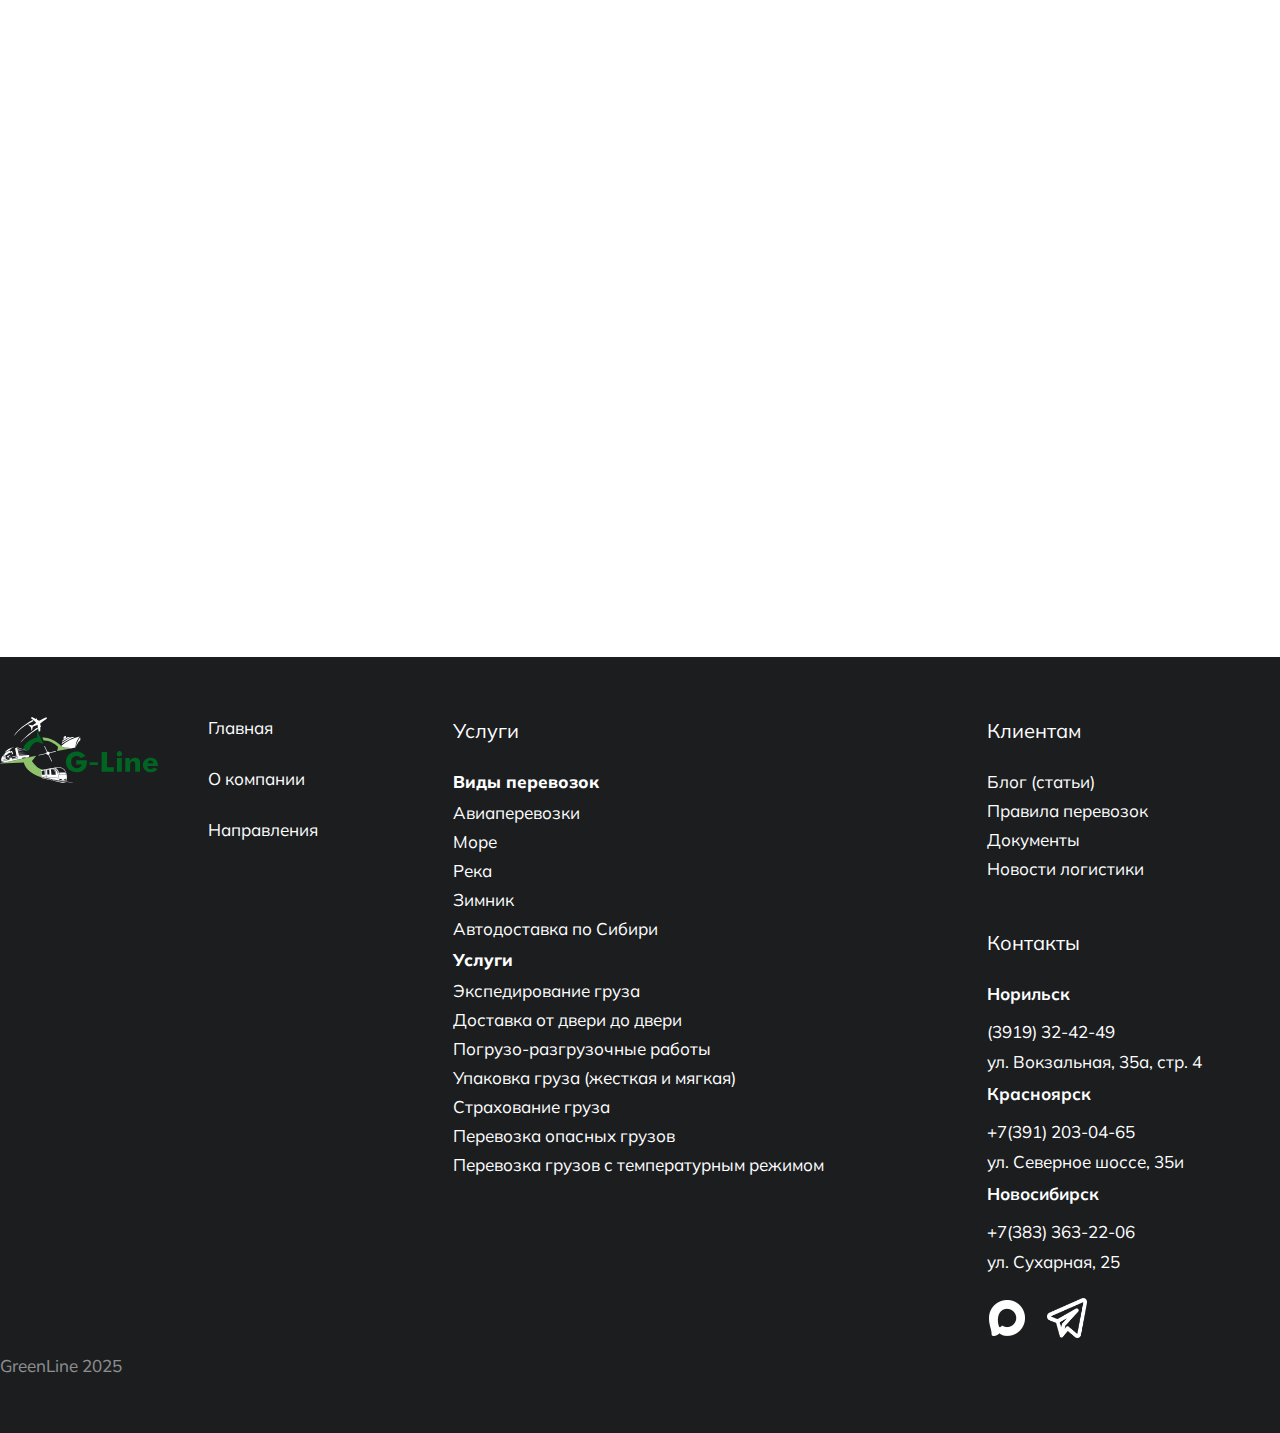
<file: contacts.html>
<!DOCTYPE html>
<html lang="ru">

<head>
    <meta name="viewport" content="width=device-width, initial-scale=1" />
    <meta charset="utf-8" />
    <title>Контакты - G-Line</title>
    <link rel="preconnect" href="https://fonts.googleapis.com">
    <link rel="preconnect" href="https://fonts.gstatic.com" crossorigin>
    <link href="https://fonts.googleapis.com/css2?family=Inter:wght@400&family=Montserrat:wght@700&family=Futura:wght@700&family=Mulish:wght@400;800&display=swap"
        rel="stylesheet">
    <link rel="stylesheet" href="styles/main.css" />
    <link rel="stylesheet" href="styles/adaptiv.css" />
</head>

<body>
    <header class="header">
        <nav class="site-navigation" role="navigation" aria-label="Основная навигация">
            <div class="nav-wrapper">
                <div class="nav-top-bar">
                    <a href="/" class="site-logo" aria-label="G-Line - Главная страница">
                        <img src="img/svg/logo-1.svg" alt="G-Line логотип" />
                    </a>
                    <div class="nav-actions-group" role="group" aria-label="Основные действия">
                        <button class="nav-action-btn" type="button" aria-label="Рассчитать стоимость груза">
                            Рассчитать стоимость груза
                        </button>
                        <button class="nav-action-btn" type="button" aria-label="Отследить груз">
                            Отследить груз
                        </button>
                    </div>
                    <form class="nav-search-form" role="search" aria-label="Поиск по сайту">
                        <label for="search-input" class="visually-hidden">Поиск</label>
                        <input type="search" id="search-input" class="nav-search-input" placeholder="Поиск"
                            aria-label="Поле поиска" />
                        <button type="submit" class="nav-search-btn" aria-label="Выполнить поиск">
                            <img class="nav-search-icon" src="img/svg/search.svg" alt="" role="presentation" />
                        </button>
                    </form>
                    <div class="nav-contact-info">
                        <div class="nav-location-info">
                            <div class="nav-location-icon" aria-hidden="true">
                                <img class="nav-location-pin" src="img/svg/map-pin.svg" alt="" role="presentation" />
                            </div>
                            <div class="nav-city-selector">
                                <button type="button" class="nav-city-btn" aria-label="Выбрать город: Норильск"
                                    aria-haspopup="listbox">
                                    Норильск
                                    <img class="nav-dropdown-icon" src="img/svg/drop.svg" alt="" role="presentation" />
                                </button>
                            </div>
                        </div>
                        <a href="tel:+73919324249" class="nav-phone-link">+7 (3919) 32-42-49</a>
                        <p class="nav-address-text">ул. Вокзальная, 35а, стр. 4</p>
                    </div>
                </div>
                <main class="nav-main-menu">
                    <a href="/" class="nav-menu-link">
                        <span class="nav-menu-text">Главная</span>
                    </a>
                    <a href="o-kompanii.html" class="nav-menu-link">
                        <span class="nav-menu-text">О компании</span>
                    </a>
                    <a href="uslugi.html" class="nav-menu-link">
                        <span class="nav-menu-text">Услуги</span>
                    </a>
                    <a href="napravleniya.html" class="nav-menu-link">
                        <span class="nav-menu-text">Направления</span>
                    </a>
                    <a href="clients.html" class="nav-menu-link">
                        <span class="nav-menu-text">Клиентам</span>
                    </a>
                    <a href="contacts.html" class="nav-menu-link" aria-current="page">
                        <span class="nav-menu-text">Контакты</span>
                    </a>
                </main>
            </div>
        </nav>
        <div class="header-container">
            <div class="header-info">
                <h1 class="header-title">Эксперты в экстремальной<br /> логистике Севера.<br />25 лет доставляем груз в
                    любой<br /> сезон</h1>
                <p class="header-subtitle">Авиа, море, река, зимник — 99% грузов без задержек</p>
            </div>
            <section class="header-forms-section">
                <div class="form-card">
                    <div class="form-section">
                        <h2 class="form-title">Рассчитать доставку</h2>
                        <form class="delivery-form" action="#" method="post">
                            <div class="input-group">
                                <label for="from-location" class="visually-hidden">Откуда</label>
                                <input type="text" id="from-location" name="from-location" class="form-input"
                                    placeholder="Откуда" required aria-label="Откуда" />
                            </div>
                            <div class="input-group">
                                <label for="to-location" class="visually-hidden">Куда</label>
                                <input type="text" id="to-location" name="to-location" class="form-input"
                                    placeholder="Куда" required aria-label="Куда" />
                            </div>
                            <button type="submit" class="form-button">
                                <span class="button-text">Рассчитать</span>
                            </button>
                        </form>
                    </div>
                    <div class="form-section">
                        <h2 class="form-title">Отследить груз</h2>
                        <form class="track-form" action="#" method="post">
                            <div class="input-group">
                                <label for="tracking-number" class="visually-hidden">Номер накладной</label>
                                <input type="text" id="tracking-number" name="tracking-number" class="form-input"
                                    placeholder="Номер заказа" required aria-label="Номер заказа" />
                            </div>
                            <button type="submit" class="form-button">
                                <span class="button-text">Найти</span>
                            </button>
                        </form>
                    </div>
                </div>
            </section>
            <div class="calculator-button">
                <button class="calc-btn" type="button" aria-label="Открыть калькулятор">
                    <img src="img/svg/calc.svg" alt="Калькулятор" class="calc-icon" />
                </button>
            </div>
        </div>
    </header>

    <div class="cont-out">
        <div class="cont-in">
            <h2 class="title__h2">Наши контакты</h2>
            <p>Страница контактов находится в разработке</p>
        </div>
    </div>

    <footer>
        <div class="footer__container">
            <div class="footer__column-1">
                <img src="img/svg/Logo-footer.svg" alt="G-Line Logo" class="footer__logo" />
                <ul class="footer__nav-list">
                    <li><a href="#" class="footer__nav-link">Главная</a></li>
                    <li><a href="#" class="footer__nav-link">О компании</a></li>
                    <li><a href="#" class="footer__nav-link">Направления</a></li>
                </ul>
            </div>
            <div class="footer__column-2">
                <h3 class="footer__title">Услуги</h3>
                <h4 class="footer__subtitle">Виды перевозок</h4>
                <ul class="footer__nav-list">
                    <li><a href="#" class="footer__nav-link">Авиаперевозки</a></li>
                    <li><a href="#" class="footer__nav-link">Море</a></li>
                    <li><a href="#" class="footer__nav-link">Река</a></li>
                    <li><a href="#" class="footer__nav-link">Зимник</a></li>
                    <li><a href="#" class="footer__nav-link">Автодоставка по Сибири</a></li>
                </ul>
                <h4 class="footer__subtitle">Услуги</h4>
                <ul class="footer__nav-list">
                    <li><a href="#" class="footer__nav-link">Экспедирование груза</a></li>
                    <li><a href="#" class="footer__nav-link">Доставка от двери до двери</a></li>
                    <li><a href="#" class="footer__nav-link">Погрузо-разгрузочные работы</a></li>
                    <li><a href="#" class="footer__nav-link">Упаковка груза (жесткая и мягкая)</a></li>
                    <li><a href="#" class="footer__nav-link">Страхование груза</a></li>
                    <li><a href="#" class="footer__nav-link">Перевозка опасных грузов</a></li>
                    <li><a href="#" class="footer__nav-link">Перевозка грузов с температурным режимом</a></li>
                </ul>
            </div>
            <div class="footer__column-3">
                <h3 class="footer__title">Клиентам</h3>
                <ul class="footer__nav-list">
                    <li><a href="#" class="footer__nav-link">Блог (статьи)</a></li>
                    <li><a href="#" class="footer__nav-link">Правила перевозок</a></li>
                    <li><a href="#" class="footer__nav-link">Документы</a></li>
                    <li><a href="#" class="footer__nav-link">Новости логистики</a></li>
                </ul>
                <h3 class="footer__title">Контакты</h3>
                <p class="footer__contact-city">Норильск</p>
                <p class="footer__contact-info">(3919) 32-42-49</p>
                <p class="footer__contact-info">ул. Вокзальная, 35а, стр. 4</p>

                <p class="footer__contact-city">Красноярск</p>
                <p class="footer__contact-info">+7(391) 203-04-65</p>
                <p class="footer__contact-info">ул. Северное шоссе, 35и</p>

                <p class="footer__contact-city">Новосибирск</p>
                <p class="footer__contact-info">+7(383) 363-22-06</p>
                <p class="footer__contact-info">ул. Сухарная, 25</p>
                <div class="footer__social">
                    <a href="#" class="footer__social-link">
                        <img src="img/max.png" alt="Max" class="footer__social-icon" />
                    </a>
                    <a href="#" class="footer__social-link">
                        <img src="img/tg.png" alt="Telegram" class="footer__social-icon" />
                    </a>
                </div>
            </div>
            <div class="footer-bottom">
                <p class="footer-bottom__text"> GreenLine 2025</p>
            </div>
        </div>
    </footer>

    <script src="script/script.js"></script>

</body>

</html>
</file>
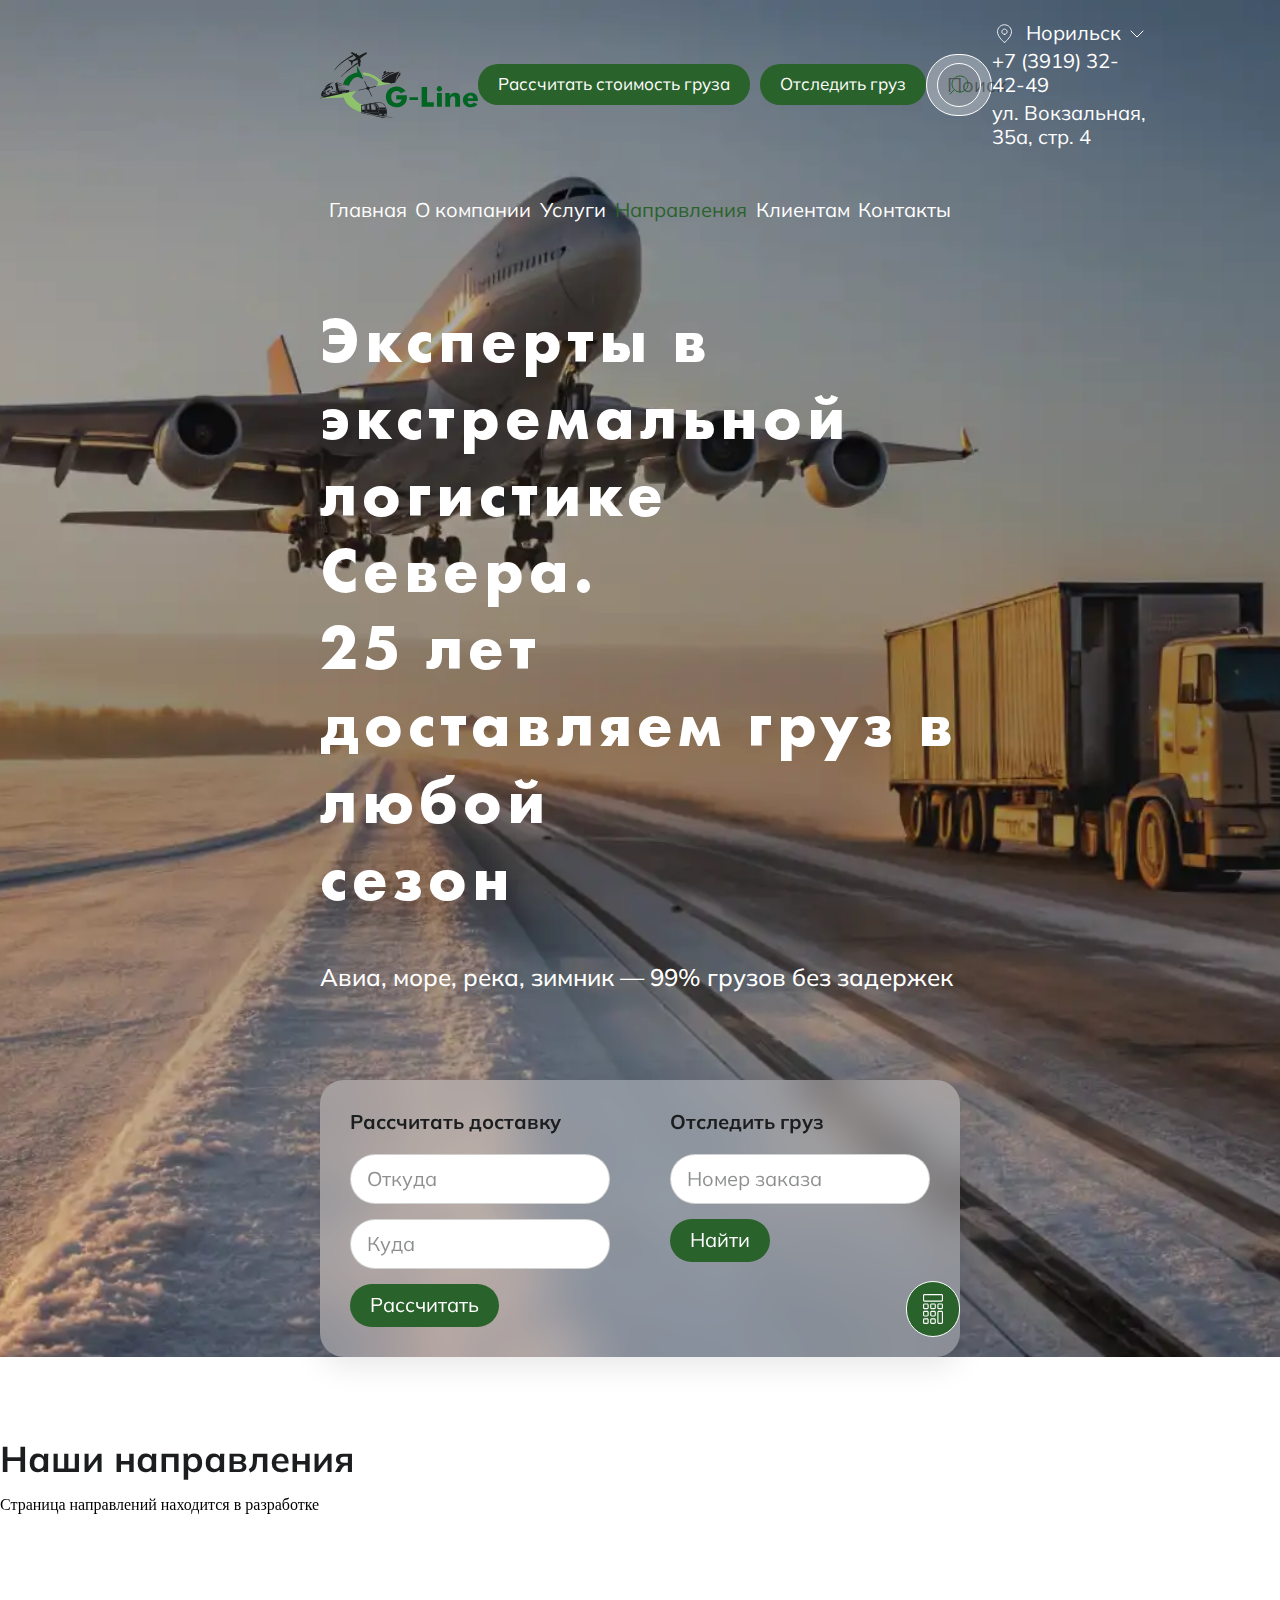
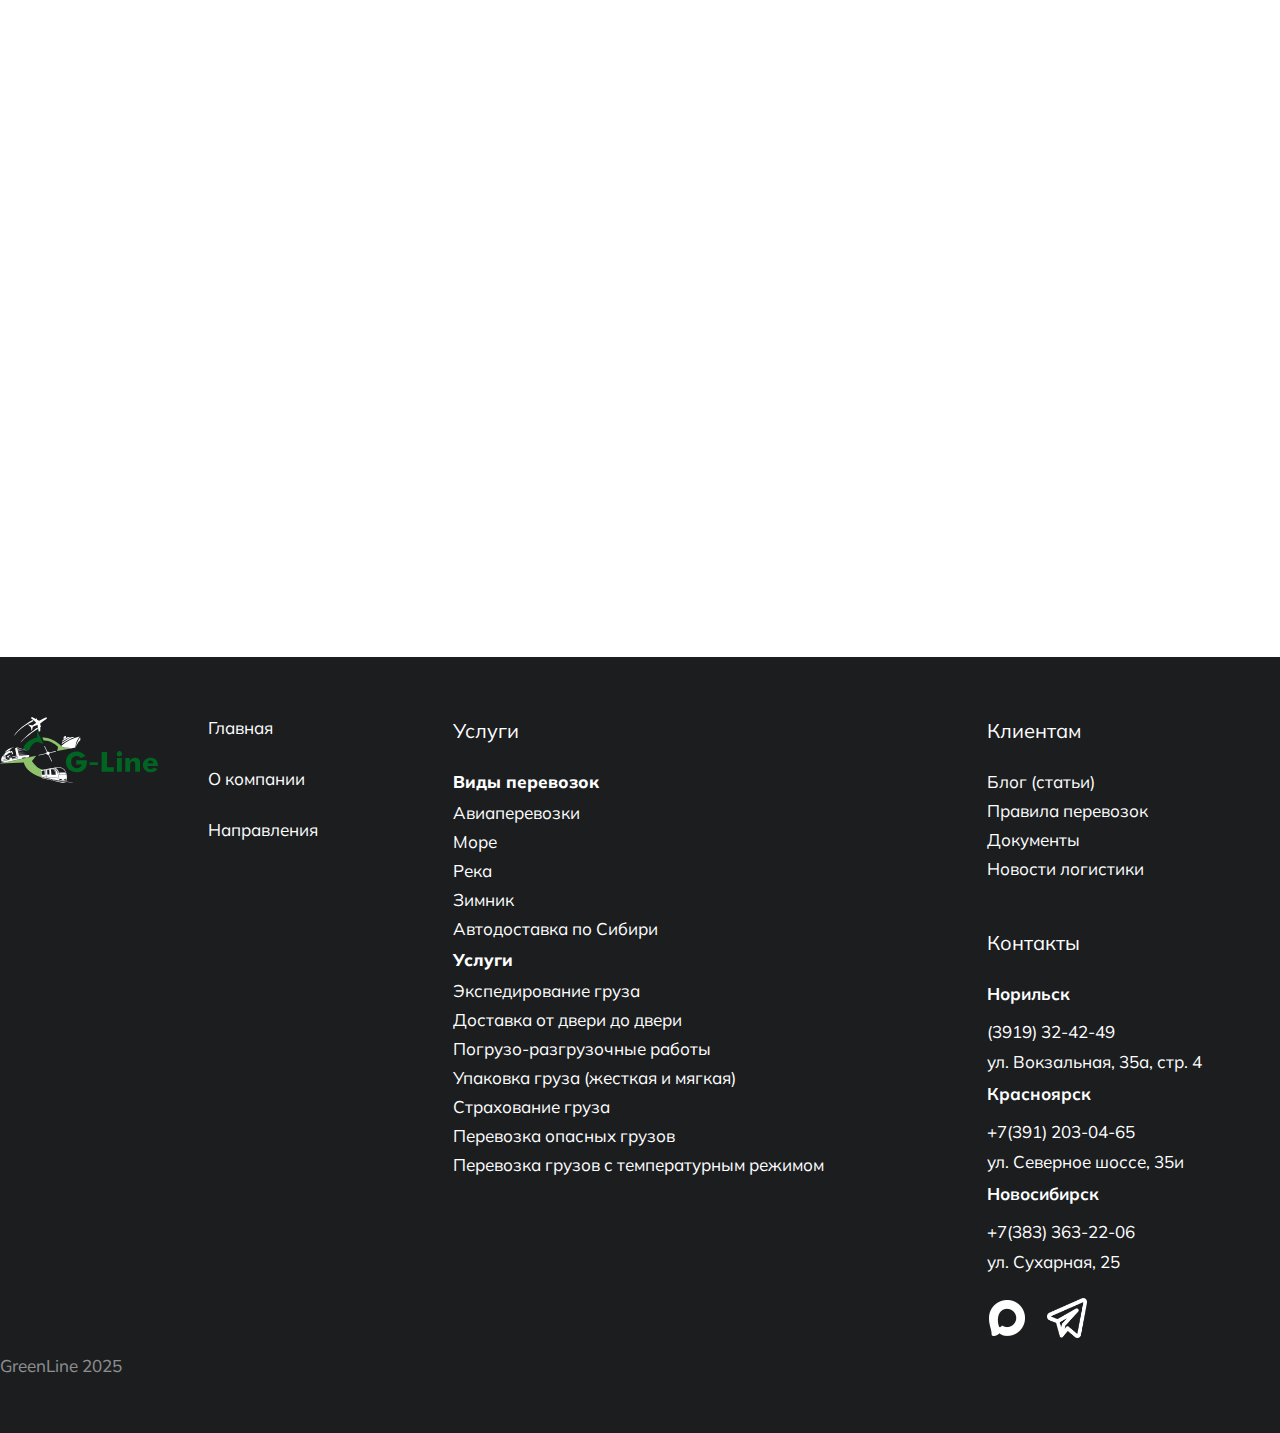
<file: napravleniya.html>
<!DOCTYPE html>
<html lang="ru">

<head>
    <meta name="viewport" content="width=device-width, initial-scale=1" />
    <meta charset="utf-8" />
    <title>Направления - G-Line</title>
    <link rel="preconnect" href="https://fonts.googleapis.com">
    <link rel="preconnect" href="https://fonts.gstatic.com" crossorigin>
    <link href="https://fonts.googleapis.com/css2?family=Inter:wght@400&family=Montserrat:wght@700&family=Futura:wght@700&family=Mulish:wght@400;800&display=swap"
        rel="stylesheet">
    <link rel="stylesheet" href="styles/main.css" />
    <link rel="stylesheet" href="styles/adaptiv.css" />
</head>

<body>
    <header class="header">
        <nav class="site-navigation" role="navigation" aria-label="Основная навигация">
            <div class="nav-wrapper">
                <div class="nav-top-bar">
                    <a href="/" class="site-logo" aria-label="G-Line - Главная страница">
                        <img src="img/svg/logo-1.svg" alt="G-Line логотип" />
                    </a>
                    <div class="nav-actions-group" role="group" aria-label="Основные действия">
                        <button class="nav-action-btn" type="button" aria-label="Рассчитать стоимость груза">
                            Рассчитать стоимость груза
                        </button>
                        <button class="nav-action-btn" type="button" aria-label="Отследить груз">
                            Отследить груз
                        </button>
                    </div>
                    <form class="nav-search-form" role="search" aria-label="Поиск по сайту">
                        <label for="search-input" class="visually-hidden">Поиск</label>
                        <input type="search" id="search-input" class="nav-search-input" placeholder="Поиск"
                            aria-label="Поле поиска" />
                        <button type="submit" class="nav-search-btn" aria-label="Выполнить поиск">
                            <img class="nav-search-icon" src="img/svg/search.svg" alt="" role="presentation" />
                        </button>
                    </form>
                    <div class="nav-contact-info">
                        <div class="nav-location-info">
                            <div class="nav-location-icon" aria-hidden="true">
                                <img class="nav-location-pin" src="img/svg/map-pin.svg" alt="" role="presentation" />
                            </div>
                            <div class="nav-city-selector">
                                <button type="button" class="nav-city-btn" aria-label="Выбрать город: Норильск"
                                    aria-haspopup="listbox">
                                    Норильск
                                    <img class="nav-dropdown-icon" src="img/svg/drop.svg" alt="" role="presentation" />
                                </button>
                            </div>
                        </div>
                        <a href="tel:+73919324249" class="nav-phone-link">+7 (3919) 32-42-49</a>
                        <p class="nav-address-text">ул. Вокзальная, 35а, стр. 4</p>
                    </div>
                </div>
                <main class="nav-main-menu">
                    <a href="/" class="nav-menu-link">
                        <span class="nav-menu-text">Главная</span>
                    </a>
                    <a href="o-kompanii.html" class="nav-menu-link">
                        <span class="nav-menu-text">О компании</span>
                    </a>
                    <a href="uslugi.html" class="nav-menu-link">
                        <span class="nav-menu-text">Услуги</span>
                    </a>
                    <a href="directions.html" class="nav-menu-link" aria-current="page">
                        <span class="nav-menu-text">Направления</span>
                    </a>
                    <a href="clients.html" class="nav-menu-link">
                        <span class="nav-menu-text">Клиентам</span>
                    </a>
                    <a href="contacts.html" class="nav-menu-link">
                        <span class="nav-menu-text">Контакты</span>
                    </a>
                </main>
            </div>
        </nav>
        <div class="header-container">
            <div class="header-info">
                <h1 class="header-title">Эксперты в экстремальной<br /> логистике Севера.<br />25 лет доставляем груз в
                    любой<br /> сезон</h1>
                <p class="header-subtitle">Авиа, море, река, зимник — 99% грузов без задержек</p>
            </div>
            <section class="header-forms-section">
                <div class="form-card">
                    <div class="form-section">
                        <h2 class="form-title">Рассчитать доставку</h2>
                        <form class="delivery-form" action="#" method="post">
                            <div class="input-group">
                                <label for="from-location" class="visually-hidden">Откуда</label>
                                <input type="text" id="from-location" name="from-location" class="form-input"
                                    placeholder="Откуда" required aria-label="Откуда" />
                            </div>
                            <div class="input-group">
                                <label for="to-location" class="visually-hidden">Куда</label>
                                <input type="text" id="to-location" name="to-location" class="form-input"
                                    placeholder="Куда" required aria-label="Куда" />
                            </div>
                            <button type="submit" class="form-button">
                                <span class="button-text">Рассчитать</span>
                            </button>
                        </form>
                    </div>
                    <div class="form-section">
                        <h2 class="form-title">Отследить груз</h2>
                        <form class="track-form" action="#" method="post">
                            <div class="input-group">
                                <label for="tracking-number" class="visually-hidden">Номер накладной</label>
                                <input type="text" id="tracking-number" name="tracking-number" class="form-input"
                                    placeholder="Номер заказа" required aria-label="Номер заказа" />
                            </div>
                            <button type="submit" class="form-button">
                                <span class="button-text">Найти</span>
                            </button>
                        </form>
                    </div>
                </div>
            </section>
            <div class="calculator-button">
                <button class="calc-btn" type="button" aria-label="Открыть калькулятор">
                    <img src="img/svg/calc.svg" alt="Калькулятор" class="calc-icon" />
                </button>
            </div>
        </div>
    </header>

    <div class="cont-out">
        <div class="cont-in">
            <h2 class="title__h2">Наши направления</h2>
            <p>Страница направлений находится в разработке</p>
        </div>
    </div>

    <footer>
        <div class="footer__container">
            <div class="footer__column-1">
                <img src="img/svg/Logo-footer.svg" alt="G-Line Logo" class="footer__logo" />
                <ul class="footer__nav-list">
                    <li><a href="#" class="footer__nav-link">Главная</a></li>
                    <li><a href="#" class="footer__nav-link">О компании</a></li>
                    <li><a href="#" class="footer__nav-link">Направления</a></li>
                </ul>
            </div>
            <div class="footer__column-2">
                <h3 class="footer__title">Услуги</h3>
                <h4 class="footer__subtitle">Виды перевозок</h4>
                <ul class="footer__nav-list">
                    <li><a href="#" class="footer__nav-link">Авиаперевозки</a></li>
                    <li><a href="#" class="footer__nav-link">Море</a></li>
                    <li><a href="#" class="footer__nav-link">Река</a></li>
                    <li><a href="#" class="footer__nav-link">Зимник</a></li>
                    <li><a href="#" class="footer__nav-link">Автодоставка по Сибири</a></li>
                </ul>
                <h4 class="footer__subtitle">Услуги</h4>
                <ul class="footer__nav-list">
                    <li><a href="#" class="footer__nav-link">Экспедирование груза</a></li>
                    <li><a href="#" class="footer__nav-link">Доставка от двери до двери</a></li>
                    <li><a href="#" class="footer__nav-link">Погрузо-разгрузочные работы</a></li>
                    <li><a href="#" class="footer__nav-link">Упаковка груза (жесткая и мягкая)</a></li>
                    <li><a href="#" class="footer__nav-link">Страхование груза</a></li>
                    <li><a href="#" class="footer__nav-link">Перевозка опасных грузов</a></li>
                    <li><a href="#" class="footer__nav-link">Перевозка грузов с температурным режимом</a></li>
                </ul>
            </div>
            <div class="footer__column-3">
                <h3 class="footer__title">Клиентам</h3>
                <ul class="footer__nav-list">
                    <li><a href="#" class="footer__nav-link">Блог (статьи)</a></li>
                    <li><a href="#" class="footer__nav-link">Правила перевозок</a></li>
                    <li><a href="#" class="footer__nav-link">Документы</a></li>
                    <li><a href="#" class="footer__nav-link">Новости логистики</a></li>
                </ul>
                <h3 class="footer__title">Контакты</h3>
                <p class="footer__contact-city">Норильск</p>
                <p class="footer__contact-info">(3919) 32-42-49</p>
                <p class="footer__contact-info">ул. Вокзальная, 35а, стр. 4</p>

                <p class="footer__contact-city">Красноярск</p>
                <p class="footer__contact-info">+7(391) 203-04-65</p>
                <p class="footer__contact-info">ул. Северное шоссе, 35и</p>

                <p class="footer__contact-city">Новосибирск</p>
                <p class="footer__contact-info">+7(383) 363-22-06</p>
                <p class="footer__contact-info">ул. Сухарная, 25</p>
                <div class="footer__social">
                    <a href="#" class="footer__social-link">
                        <img src="img/max.png" alt="Max" class="footer__social-icon" />
                    </a>
                    <a href="#" class="footer__social-link">
                        <img src="img/tg.png" alt="Telegram" class="footer__social-icon" />
                    </a>
                </div>
            </div>
            <div class="footer-bottom">
                <p class="footer-bottom__text"> GreenLine 2025</p>
            </div>
        </div>
    </footer>

    <script src="script/script.js"></script>

</body>

</html>
</file>
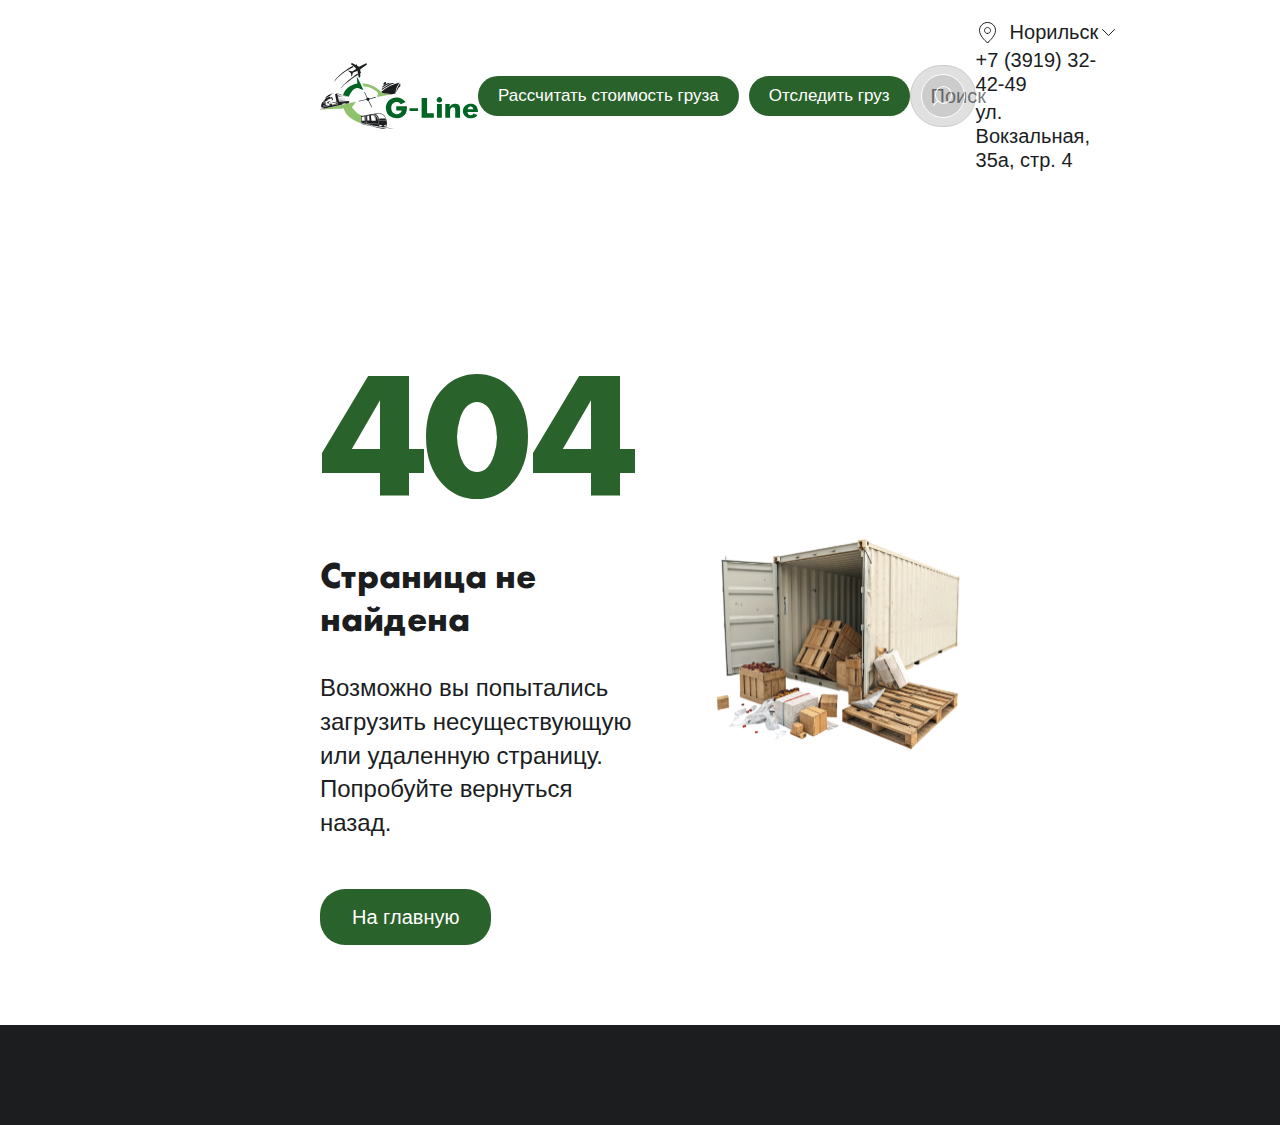
<file: page-404.html>
<!DOCTYPE html>
<html lang="ru">

<head>
    <meta name="viewport" content="width=device-width, initial-scale=1" />
    <meta charset="utf-8" />
    <title>404 - Страница не найдена | G-Line</title>
    <link rel="stylesheet" href="styles/main.css" />
    <link rel="stylesheet" href="styles/adaptiv.css" />
</head>

<body>
    <main class="page-404">
    <nav class="site-navigation" role="navigation" aria-label="Основная навигация">
        <div class="nav-wrapper">
            <div class="nav-top-bar">
                <a href="/" class="site-logo" aria-label="G-Line - Главная страница">
                    <img src="img/svg/logo-1.svg" alt="G-Line логотип" />
                </a>
                <div class="nav-actions-group" role="group" aria-label="Основные действия">
                    <button class="nav-action-btn" type="button" aria-label="Рассчитать стоимость груза">
                        Рассчитать стоимость груза
                    </button>
                    <button class="nav-action-btn" type="button" aria-label="Отследить груз">
                        Отследить груз
                    </button>
                </div>
                <form class="nav-search-form" role="search" aria-label="Поиск по сайту">
                    <label for="search-input" class="visually-hidden">Поиск</label>
                    <input type="search" id="search-input" class="nav-search-input" placeholder="Поиск"
                        aria-label="Поле поиска" />
                    <button type="submit" class="nav-search-btn" aria-label="Выполнить поиск">
                        <img class="nav-search-icon" src="img/svg/search-wh.svg" alt="" role="presentation" />
                    </button>
                </form>
                <div class="nav-contact-info">
                    <div class="nav-location-info">
                        <div class="nav-location-icon" aria-hidden="true">
                            <img class="nav-location-pin" src="img/svg/map-pin-bl.svg" alt="" role="presentation" />
                        </div>
                        <div class="nav-city-selector">
                            <button type="button" class="nav-city-btn" aria-label="Выбрать город: Норильск"
                                aria-haspopup="listbox">
                                Норильск
                                <img class="nav-dropdown-icon" src="img/svg/drop-bl.svg" alt="" role="presentation" />
                            </button>
                        </div>
                    </div>
                    <a href="tel:+73919324249" class="nav-phone-link">+7 (3919) 32-42-49</a>
                    <p class="nav-address-text">ул. Вокзальная, 35а, стр. 4</p>
                </div>
            </div>
            <div class="nav-main-menu">
                <a href="/" class="nav-menu-link nav-menu-link-404">
                    <span class="nav-menu-text">Главная</span>
                </a>
                <a href="/about" class="nav-menu-link nav-menu-link-404">
                    <span class="nav-menu-text">О компании</span>
                </a>
                <a href="/services" class="nav-menu-link nav-menu-link-404">
                    <span class="nav-menu-text">Услуги</span>
                </a>
                <a href="/directions" class="nav-menu-link nav-menu-link-404">
                    <span class="nav-menu-text">Направления</span>
                </a>
                <a href="/clients" class="nav-menu-link nav-menu-link-404">
                    <span class="nav-menu-text">Клиентам</span>
                </a>
                <a href="/contacts" class="nav-menu-link nav-menu-link-404">
                    <span class="nav-menu-text">Контакты</span>
                </a>
            </div>
        </div>
    </nav>
    
    <section class="error-404-section">
        <div class="error-404-container">
            <div class="error-404-content">
                <div class="error-404-text">
                    <h1 class="error-404-title">404</h1>
                    <h2 class="error-404-subtitle">Страница не найдена</h2>
                    <p class="error-404-description">
                        Возможно вы попытались загрузить несуществующую или удаленную страницу. 
                        Попробуйте вернуться назад.
                    </p>
                    <div class="error-404-actions">
                        <a href="/" class="error-404-btn">На главную</a>
                    </div>
                </div>
                <div class="error-404-image">
                    <img src="img/svg/page-404.svg" alt="Грузовой контейнер" />
                </div>
            </div>
        </div>
    </section>
    </main>

    <footer class="footer">
        <div class="footer-container">
            
        </div>
    </footer>
</body>

</html>
</file>
<file: styles/main.css>
@font-face {
  font-family: 'Futura';
  src: url('../fonts/FuturaCyrillicBook.woff') format('woff');
  font-weight: 400;
  font-style: normal;
}

@font-face {
  font-family: 'Futura';
  src: url('../fonts/FuturaCyrillicBold.woff') format('woff');
  font-weight: 700;
  font-style: normal;
}

@font-face {
  font-family: 'Futura';
  src: url('../fonts/FuturaCyrillicDemi.woff') format('woff');
  font-weight: 600;
  font-style: normal;
}

@font-face {
  font-family: 'Futura';
  src: url('../fonts/FuturaCyrillicMedium.woff') format('woff');
  font-weight: 500;
  font-style: normal;
}

@font-face {
  font-family: 'Futura';
  src: url('../fonts/FuturaCyrillicLight.woff') format('woff');
  font-weight: 300;
  font-style: normal;
}

:root {
  /* Colors */
  --black: rgba(27, 29, 31, 1);
  --white: rgba(255, 255, 255, 1);
  --accent-green: rgba(154, 193, 117, 1);
  --green: rgba(42, 98, 43, 1);
  --op-black: rgba(27, 29, 31, 0.5);
  --hover-green: rgba(60, 120, 61, 1);

  /* Typography */
  --primary: 'Mulish', sans-serif;
  --secondary: 'Futura', sans-serif;
  --montserrat: 'Montserrat', sans-serif;
  

  /* Font Sizes */
  --body: 17px;
  --body-lg: 20px;
  --subtitle: 24px;
  --mid-title: 28px;
  --font-32: 32px;
  --title: 36px;
  --h1-title: 64px;

  /* Font Weights */
  --w-light: 300;
  --w-normal: 400;
  --w-medium: 500;
  --w-semibold: 600;
  --w-bold: 700;
  --w-extrabold: 800;

  /* Line Heights */
  --lh-tight: 1;
  --lh-normal: 1.2;
  --lh-relaxed: 1.4;
  --tr: 0.3s;
}

* {
  -webkit-font-smoothing: antialiased;
  box-sizing: border-box;
}

html,
body {
  margin: 0 auto;
  height: 100%;
  width: 100%;
  max-width: 1920px;
}

a {
  text-decoration: none;
}

.title__h2 {
  color: var(--black);
  font-family: var(--primary);
  font-weight: var(--w-bold);
  font-size: var(--title);
  line-height: var(--lh-normal);
  margin: 0;
}

/* Reviews Section */
.reviews {
  margin: 60px 0;
  padding: 0 20px;
}

/* Reviews Slider */
.reviews-slider {
  position: relative;
  width: 100%;
  margin: 0 0 80px 0;
  overflow: hidden;
}

.reviews__slide {
  flex: 0 0 calc(33.333% - 16px);
  background: var(--white);
  border: 1px solid #e5e7eb;
  border-radius: 20px;
  padding: 20px;
  min-height: 300px;
  transition: transform 0.3s ease, box-shadow 0.3s ease;
  scroll-snap-align: start;
  display: flex;
  flex-direction: column;
  justify-content: space-between;
}

.reviews__slide:hover {
  transform: translateY(-4px);
  box-shadow: 0 8px 24px rgba(0, 0, 0, 0.12);
}

/* Navigation Buttons - Unified Styles */
.nav-buttons {
  display: flex;
  justify-content: flex-end;
  gap: 40px;
  margin-bottom: 24px;
  border: 2px solid var(--green);
  border-radius: 50px;
  width: fit-content;
  padding: 8px;
  margin-left: auto;
}

.nav-buttons button {
  background: transparent;
  border: none;
  border-radius: 50%;
  width: 40px;
  height: 40px;
  display: flex;
  align-items: center;
  justify-content: center;
  cursor: pointer;
  transition: all 0.3s ease;
  padding: 0;
}

.nav-buttons button img {
  filter: brightness(0) invert(0.5);
  width: 20px;
  height: 20px;
  transition: filter 0.3s ease;
}

.nav-buttons button:hover {
  background: var(--green);
}

.nav-buttons button:hover img {
  filter: brightness(0) invert(1);
}

.nav-buttons button:disabled {
  opacity: 0.5;
  cursor: not-allowed;
}

.nav-buttons button:disabled:hover {
  background: transparent;
  border-color: transparent;
}

.nav-buttons button:disabled:hover img {
  filter: brightness(0) invert(0.5);
}

.reviews__nav {
  display: flex;
  justify-content: flex-end;
  gap: 40px;
  margin-bottom: 24px;
  border: 2px solid var(--green);
  border-radius: 50px;
  width: fit-content;
  padding: 6px;
  margin-left: auto;
}

.reviews__nav button {
  background: transparent;
  border: none;
  border-radius: 50%;
  width: 30px;
  height: 30px;
  display: flex;
  align-items: center;
  justify-content: center;
  cursor: pointer;
  transition: all 0.3s ease;
  padding: 0;
}

.reviews__nav button img {
  filter: brightness(0) invert(0.5);
  width: 20px;
  height: 20px;
  transition: filter 0.3s ease;
}

.reviews__nav button:hover {
  background: var(--green);
}

.reviews__nav button:hover img {
  filter: brightness(0) invert(1);
}

.reviews__nav button:disabled {
  opacity: 0.5;
  cursor: not-allowed;
}

.reviews__nav button:disabled:hover {
  background: transparent;
  border-color: transparent;
}

.reviews__nav button:disabled:hover img {
  filter: brightness(0) invert(0.5);
}

.news__nav {
  display: flex;
  justify-content: flex-end;
  gap: 40px;
  border: 2px solid var(--green);
  border-radius: 50px;
  width: fit-content;
  padding: 6px;
  margin-left: auto;
}

.news__nav button {
  background: transparent;
  border: none;
  border-radius: 50%;
  width: 30px;
  height: 30px;
  display: flex;
  align-items: center;
  justify-content: center;
  cursor: pointer;
  transition: all 0.3s ease;
  padding: 0;
}

.news__nav button img {
  filter: brightness(0) invert(0.5);
  width: 20px;
  height: 20px;
  transition: filter 0.3s ease;
}

.news__nav button:hover {
  background: var(--green);
}

.news__nav button:hover img {
  filter: brightness(0) invert(1);
}

.news__nav button:disabled {
  opacity: 0.5;
  cursor: not-allowed;
}

.news__nav button:disabled:hover {
  background: transparent;
  border-color: transparent;
}

.news__nav button:disabled:hover img {
  filter: brightness(0) invert(0.5);
}

.articles__nav {
  display: flex;
  justify-content: flex-end;
  gap: 40px;
  border: 2px solid var(--green);
  border-radius: 50px;
  width: fit-content;
  padding: 6px;
  margin-left: auto;
  margin-bottom: 20px;
}

.articles__nav button {
  background: transparent;
  border: none;
  border-radius: 50%;
  width: 30px;
  height: 30px;
  display: flex;
  align-items: center;
  justify-content: center;
  cursor: pointer;
  transition: all 0.3s ease;
  padding: 0;
}

.articles__nav button img {
  filter: brightness(0) invert(0.5);
  width: 20px;
  height: 20px;
  transition: filter 0.3s ease;
}

.articles__nav button:hover {
  background: var(--green);
}

.articles__nav button:hover img {
  filter: brightness(0) invert(1);
}

.articles__nav button:disabled {
  opacity: 0.5;
  cursor: not-allowed;
}

.articles__nav button:disabled:hover {
  background: transparent;
  border-color: transparent;
}

.articles__nav button:disabled:hover img {
  filter: brightness(0) invert(0.5);
}

.slider-container {
  display: flex;
  gap: 20px;
  transition: transform 0.3s ease;
  scroll-behavior: smooth;
  overflow-x: auto;
  scroll-snap-type: x mandatory;
  -webkit-overflow-scrolling: touch;
  scrollbar-width: none;
  -ms-overflow-style: none;
  padding: 5px 0;
  scroll-padding: 0px;
}

.slider-container::-webkit-scrollbar {
  display: none;
}

.review__info {
  margin-bottom: 12px;
}

.review__rating {
  display: flex;
  gap: 2px;
}

.star {
  color: #fbbf24;
  font-size: var(--body-lg);
}

.review__content {
  margin-top: 12px;
}

.review__text {
  font-family: var(--primary);
  font-weight: var(--w-normal);
  font-size: 14px;
  line-height: 1.5;
  color: var(--op-black);
  margin: 0;
  overflow: hidden;
  text-overflow: ellipsis;
  display: -webkit-box;
  -webkit-line-clamp: 8;
  -webkit-box-orient: vertical;
  line-clamp: 8;
  box-orient: vertical;
}

.review__name {
  display: flex;
  font-family: var(--primary);
  font-weight: var(--w-semibold);
  font-size: 16px;
  color: var(--black);
  margin: 0;
}

/* Touch and drag scrolling */
.slider-container.dragging {
  scroll-snap-type: none;
  -webkit-overflow-scrolling: auto;
  cursor: grabbing;
}

.polezno {
  margin: 60px 0;
  padding: 0 20px;
}

.articles__slide {
  flex: 0 0 calc(33.333% - 16px);
  background: var(--white);
  border: 1px solid #e5e7eb;
  border-radius: 20px;
  padding: 20px;
  min-height: 300px;
  transition: transform 0.3s ease, box-shadow 0.3s ease;
  scroll-snap-align: start;
  display: flex;
  flex-direction: column;
  justify-content: space-between;
}

.articles__slide:hover {
  transform: translateY(-4px);
  box-shadow: 0 8px 24px rgba(0, 0, 0, 0.12);
}

.article__image {
  width: 100%;
  height: 210px;
  overflow: hidden;
  border-radius: 20px;
  margin-bottom: 12px;
}

.article__image img {
  width: 100%;
  height: 100%;
  object-fit: cover;
  border-radius: 12px;
  transition: transform 0.3s ease;
}

.article__image img:hover {
  transform: scale(1.05);
}

.article__category {
  display: flex;
  gap: 2px;
}

.category-tag {
  background: var(--accent-green);
  color: var(--white);
  font-family: var(--primary);
  font-weight: var(--w-medium);
  font-size: 12px;
  padding: 4px 8px;
  border-radius: 12px;
  display: inline-block;
}

.article__content {
  margin-top: 12px;
  flex: 1;
}

.article__title {
  font-family: var(--primary);
  font-weight: var(--w-semibold);
  font-size: var(--body-lg);
  line-height: var(--lh-normal);
  color: var(--black);
  margin: 0 0 12px 0;
}

.article__text {
  font-family: var(--primary);
  font-weight: var(--w-normal);
  font-size: var(--body);
  line-height: var(--lh-normal);
  color: var(--op-black);
  margin: 0;
  overflow: hidden;
  text-overflow: ellipsis;
  display: -webkit-box;
  -webkit-line-clamp: 2;
  -webkit-box-orient: vertical;
  line-clamp: 2;
  box-orient: vertical;
}

.article__meta {
  display: flex;
  justify-content: space-between;
  align-items: center;
  margin-top: 16px;
  font-family: var(--primary);
  font-size: 12px;
  color: var(--op-black);
}

.article__date,
.article__read-time {
  font-weight: var(--w-normal);
}

.btn-primary {
  background-color: var(--green);
  color: var(--white);
  border: none;
  border-radius: 50px;
  padding: 12px 20px;
  font-family: var(--primary);
  font-weight: var(--w-medium);
  font-size: var(--body);
  text-decoration: none;
  display: inline-flex;
  align-items: center;
  justify-content: space-between;
  gap: 12px;
  cursor: pointer;
  transition: all 0.3s ease;
  position: relative;
  overflow: hidden;
}

.btn-primary:hover {
  background-color: var(--hover-green);
  transform: translateY(-2px);
  box-shadow: 0 8px 24px rgba(42, 98, 43, 0.25);
}

.btn-primary:focus {
  outline: 2px solid var(--accent-green);
  outline-offset: 2px;
}

/* Common Flex Layout Classes */
.flex {
  display: flex;
}

.flex-col {
  display: flex;
  flex-direction: column;
}

.flex-center {
  display: flex;
  align-items: center;
  justify-content: center;
}

.flex-start {
  display: flex;
  align-items: flex-start;
}

.flex-between {
  display: flex;
  align-items: center;
  justify-content: space-between;
}

.flex-evenly {
  display: flex;
  align-items: center;
  justify-content: space-evenly;
}

/* Common Icon Styles */
.icon-sm {
  width: 24px;
  height: 24px;
}

.icon-md {
  width: 44px;
  height: 44px;
}



/* header-section */

.header {
  display: flex;
  flex-direction: column;
  min-height: 1080px;
  align-items: flex-start;
  gap: 60px;
  position: relative;
  background: url('../img/hero-block.webp');
  background-size: cover;
  background-position: center center;
}

.header.o-kompanii {
  background: url('../img/o-kompanii.webp');
  background-size: cover;
  background-position: center center;
}

.header.o-kompanii .header-title {
  font-style: bold;
  font-size: 52px;
  font-weight: var(--w-bold);
  line-height: 62px;
  letter-spacing: 0;
}

.header-container {
  display: flex;
  flex-direction: column;
  width: 100%;
  align-items: flex-start;
  gap: 85px;
  position: relative;
  flex: 0 0 auto;
  padding: 0 320px;
}

.header-info {
  display: flex;
  flex-direction: column;
  align-items: flex-start;
  gap: 45px;
  width: 100%;
}

.header-title {
  color: var(--white);
  font-family: var(--secondary);
  font-size: var(--h1-title);
  line-height: var(--lh-normal);
  margin: 0;
  letter-spacing: 5px;
}

.header-subtitle {
  color: var(--white);
  font-family: var(--primary);
  font-weight: var(--w-medium);
  font-size: var(--subtitle);
  line-height: var(--lh-relaxed);
  margin: 0;
}

.calculator-button {
  position: absolute;
  bottom: 20px;
  right: 320px;
}

.calc-btn {
  display: flex;
  align-items: center;
  gap: 12px;
  padding: 12px 16px;
  border-radius: 50px;
  border: 1px solid var(--white);
  background-color: var(--green);
  transition: var(--tr);
}

.calc-btn:hover {
  transform: translateY(-2px);
  background-color: var(--hover-green);
  transition: var(--tr);
}

.calc-icon {
  flex-shrink: 0;
}

.calc-text {
  font-weight: var(--w-bold);
}

.site-navigation {
  display: flex;
  flex-direction: column;
  width: 100%;
  align-items: flex-start;
  position: relative;
  z-index: 1000;
}

.header .site-navigation {
  padding: 0px 320px;
}

.nav-wrapper {
  display: flex;
  flex-direction: column;
  width: 100%;
  align-items: flex-start;
  position: relative;
  gap: 10px;
}

.nav-top-bar {
  display: flex;
  align-items: center;
  justify-content: space-between;
  padding: 20px 0px;
  position: relative;
  align-self: stretch;
  width: 100%;
  flex: 0 0 auto;
}

.nav-main-menu {
  display: flex;
  align-items: center;
  justify-content: space-evenly;
  padding: 20px 0px;
  position: relative;
  align-self: stretch;
  width: 100%;
  flex: 0 0 auto;
}

.nav-main-menu .nav-menu-link {
  color: var(--white);
  text-decoration: none;
  transition: color 0.3s ease;
}

.nav-main-menu .nav-menu-link:hover {
  color: var(--hover-green);
}

.nav-main-menu .nav-menu-link[aria-current="page"] {
  color: var(--green);
}

.site-logo {
  position: relative;
  width: 158px;
  height: 66px;
  aspect-ratio: 2.4;
  display: block;
  text-decoration: none;
}

.site-logo img {
  display: block;
  width: 100%;
  height: 100%;
}

.nav-actions-group {
  display: inline-flex;
  align-items: center;
  gap: 10px;
  position: relative;
  flex: 0 0 auto;
}

.nav-action-btn {
  display: flex;
  flex-direction: column;
  align-items: center;
  justify-content: center;
  gap: 10px;
  padding: 10px 20px;
  position: relative;
  background-color: var(--green);
  border-radius: 20px;
  border: none;
  cursor: pointer;
  transition: background-color 0.2s ease, transform 0.1s ease;
  font-family: var(--primary);
  font-weight: var(--w-normal);
  font-size: var(--body);
  color: #ffffff;
  line-height: var(--lh-normal);
  transition: var(--tr);
}

.nav-action-btn:hover {
  background-color: var(--hover-green);
  transition: var(--tr);
}

.nav-action-btn:active {
  transform: scale(0.98);
}

.nav-action-btn:focus {
  outline: 2px solid #4a90e2;
  outline-offset: 2px;
}

.nav-search-form {
  display: flex;
  flex-direction: column;
  width: 260px;
  align-items: flex-end;
  gap: 10px;
  padding: 8px 10px;
  position: relative;
  background-color: rgba(255, 255, 255, 0.3);
  border-radius: 40px;
  border: 1px solid var(--white);
}

.nav-search-input {
  height: 100%;
  background: transparent;
  border: none;
  outline: none;
  max-width: 200px;
  padding: 8px 20px;
  font-family: var(--primary);
  font-weight: var(--w-normal);
  font-size: var(--body-lg);
  color: var(--white);
  position: absolute;
  top: 0;
  left: 0;
  border-radius: 40px;
}

.nav-search-input::placeholder {
  color: rgba(27, 29, 31, 0.5);
}

.nav-search-input:focus {
  outline-offset: -2px;
}

.nav-search-btn {
  display: flex;
  width: 44px;
  height: 44px;
  align-items: center;
  justify-content: center;
  gap: 10px;
  position: relative;
  background-color: rgba(27, 29, 31, 0.1);
  border-radius: 50px;
  border: 1px solid var(--white);
  aspect-ratio: 1;
  cursor: pointer;
  transition: background-color 0.2s ease;
  position: relative;
  z-index: 1;
  transition: var(--tr);
}

.nav-search-btn:hover {
  background-color: rgba(27, 29, 31, 0.15);
  transition: var(--tr);
}

.nav-search-btn:focus {
  outline: 2px solid #4a90e2;
  outline-offset: 2px;
}

.nav-search-icon {
  position: relative;
  aspect-ratio: 1;
}

.nav-contact-info {
  display: flex;
  flex-direction: column;
  align-items: flex-start;
  gap: 4px;
  position: relative;
}

.nav-location-info {
  display: flex;
  align-items: flex-end;
  gap: 10px;
  position: relative;
  align-self: stretch;
  width: 100%;
  flex: 0 0 auto;
}

.nav-location-icon {
  display: flex;
  width: 24px;
  height: 24px;
  align-items: center;
  justify-content: center;
  gap: 10px;
  padding: 2px 4px;
  position: relative;
}

.nav-location-pin {
  position: relative;
  flex: 1;
  align-self: stretch;
  flex-grow: 1;
  margin-top: -0.50px;
  margin-bottom: -0.50px;
  margin-left: -0.50px;
  margin-right: -0.50px;
}

.nav-city-selector {
  display: inline-flex;
  align-items: center;
  position: relative;
  flex: 0 0 auto;
}

.nav-city-btn {
  background: transparent;
  border: none;
  cursor: pointer;
  padding: 0;
  display: inline-flex;
  align-items: center;
  gap: 4px;
  font-family: var(--primary);
  font-size: var(--body-lg);
  font-weight: var(--w-normal);
  color: var(--white);
  transition: var(--tr);
}

.nav-city-btn:hover {
  opacity: 0.8;
  transition: var(--tr);
}

.nav-city-btn:focus {
  outline: 2px solid #4a90e2;
  outline-offset: 2px;
  border-radius: 4px;
}

.nav-dropdown-icon {
  position: relative;
  aspect-ratio: 1;
}

.nav-phone-link {
  width: fit-content;
  font-size: var(--body-lg);
  position: relative;
  font-family: var(--primary);
  font-weight: var(--w-normal);
  color: var(--white);
  line-height: var(--lh-normal);
  text-decoration: none;
  transition: var(--tr);
}

.nav-phone-link:hover {
  opacity: 0.8;
  text-decoration: underline;
  transition: var(--tr);
}

.nav-phone-link:focus {
  outline: 2px solid #4a90e2;
  outline-offset: 2px;
  border-radius: 4px;
}

.nav-address-text {
  margin: 0;
  align-self: stretch;
  font-size: var(--body-lg);
  position: relative;
  font-family: var(--primary);
  font-weight: var(--w-normal);
  color: var(--white);
  line-height: var(--lh-normal);
}

.nav-menu-link {
  display: inline-flex;
  align-items: center;
  justify-content: center;
  gap: 10px;
  position: relative;
  flex: 0 0 auto;
  text-decoration: none;
  color: var(--white);
  transition: var(--tr);
}

.nav-menu-link:hover {
  color: var(--hover-green);
  transition: var(--tr);
}

.nav-menu-link:focus {
  outline: 2px solid #4a90e2;
  outline-offset: 4px;
  border-radius: 4px;
}

.nav-menu-link[aria-current="page"] {
  color: var(--green);
  font-weight: 700;
}

.nav-menu-link-404 {
  color: var(--black);
}

.nav-menu-text {
  position: relative;
  width: fit-content;
  margin-top: -1.00px;
  font-family: var(--primary);
  font-weight: var(--w-normal);
  font-size: var(--body-lg);
  line-height: var(--lh-normal);
}

.header-forms-section {
  display: flex;
  flex-direction: column;
  gap: 40px;
  position: relative;
  flex: 0 0 auto;
  width: 100%;
  max-width: 995px;
}

.form-card {
  display: flex;
  align-items: flex-start;
  gap: 60px;
  position: relative;
  align-self: stretch;
  width: 100%;
  flex: 0 0 auto;
  background: rgba(255, 255, 255, 0.3);
  backdrop-filter: blur(20px);
  -webkit-backdrop-filter: blur(20px);
  border-radius: 24px;
  padding: 30px;
  box-shadow: 0 8px 32px rgba(0, 0, 0, 0.1);
}

.form-section {
  display: flex;
  flex-direction: column;
  align-items: flex-start;
  gap: 20px;
  position: relative;
  flex: 1;
  flex-grow: 1;
}

.form-title {
  color: var(--black);
  font-family: var(--primary);
  font-weight: var(--w-bold);
  font-size: var(--body-lg);
  line-height: var(--lh-normal);
  margin: 0;
}

.delivery-form,
.track-form {
  display: flex;
  flex-direction: column;
  align-items: flex-start;
  gap: 15px;
  width: 100%;
}

.input-group {
  display: flex;
  flex-direction: column;
  align-items: flex-start;
  gap: 8px;
  position: relative;
  align-self: stretch;
  width: 100%;
  flex: 0 0 auto;
}

.form-input {
  display: flex;
  align-items: center;
  gap: 10px;
  padding: 12px 16px;
  position: relative;
  align-self: stretch;
  width: 100%;
  flex: 0 0 auto;
  background-color: var(--white);
  border-radius: 25px;
  border: 1px solid;
  border-color: rgba(27, 29, 31, 0.2);
  font-family: var(--primary);
  font-weight: var(--w-normal);
  font-size: var(--body-lg);
  color: var(--white);
  line-height: var(--lh-normal);
  transition: border-color 0.2s ease, background-color 0.2s ease;
}

.form-input::placeholder {
  color: var(--op-black);
}

.form-input:focus {
  outline: none;
  border-color: var(--green);
  background-color: var(--white);
}

.form-button {
  display: inline-flex;
  align-items: center;
  justify-content: center;
  gap: 10px;
  padding: 10px 20px;
  position: relative;
  flex: 0 0 auto;
  background-color: var(--green);
  border-radius: 25px;
  border: none;
  cursor: pointer;
  transition: background-color var(--tr), transform 0.1s ease;
  font-family: var(--primary);
  font-weight: var(--w-normal);
  font-size: var(--body-lg);
  color: #ffffff;
  line-height: var(--lh-normal);
}

.form-button:hover {
  background-color: var(--hover-green);
  transition: var(--tr);
}

.form-button:active {
  transform: scale(0.98);
}

.form-button:focus {
  outline: 2px solid var(--accent-green);
  outline-offset: 2px;
}

.button-text {
  position: relative;
  width: fit-content;
  margin-top: -1.00px;
}

.visually-hidden {
  position: absolute;
  width: 1px;
  height: 1px;
  margin: -1px;
  padding: 0;
  overflow: hidden;
  clip: rect(0, 0, 0, 0);
  white-space: nowrap;
  border-width: 0;
}
  
/* 404 Page Styles */
.page-404 {
  display: flex;
  flex-direction: column;
  min-height: 100vh;
  background-size: cover;
  background-position: center center;
  margin: 0 auto;
  width: 100%;
  max-width: 1920px;
}

.page-404 .site-navigation {
  padding: 0px 320px;
}

.page-404 .nav-search-form {
  background-color: #e0e0e0;
  border: 1px solid #ccc;
  border-radius: 40px;
}

.page-404 .nav-search-input {
  color: var(--black);
}

.page-404 .nav-search-input::placeholder {
  color: rgba(27, 29, 31, 0.6);
}

.page-404 .nav-contact-info * {
  color: var(--black);
}

.error-404-section {
  display: flex;
  flex-direction: column;
  flex: 1;
  align-items: center;
  justify-content: center;
  padding: 80px 320px;
}

.error-404-container {
  display: flex;
  flex-direction: column;
  width: 100%;
  max-width: 1200px;
}

.error-404-content {
  display: flex;
  align-items: center;
  gap: 80px;
  width: 100%;
}

.error-404-text {
  display: flex;
  flex-direction: column;
  gap: 30px;
  flex: 1;
}

.error-404-title {
  color: var(--green);
  font-family: var(--secondary);
  font-weight: var(--w-bold);
  font-size: 180px;
  line-height: var(--lh-tight);
  margin: 0;
  letter-spacing: -5px;
}

.error-404-subtitle {
  color: var(--black);
  font-family: var(--secondary);
  font-weight: var(--w-bold);
  font-size: var(--title);
  line-height: var(--lh-normal);
  margin: 0;
}

.error-404-description {
  color: var(--black);
  font-family: var(--primary);
  font-weight: var(--w-normal);
  font-size: var(--subtitle);
  line-height: var(--lh-relaxed);
  margin: 0;
  max-width: 500px;
}

.error-404-actions {
  margin-top: 20px;
}

.error-404-btn {
  display: inline-flex;
  align-items: center;
  justify-content: center;
  gap: 10px;
  padding: 16px 32px;
  background-color: var(--green);
  border: none;
  border-radius: 25px;
  cursor: pointer;
  transition: background-color var(--tr), transform 0.1s ease;
  font-family: var(--primary);
  font-weight: var(--w-normal);
  font-size: var(--body-lg);
  color: var(--white);
  line-height: var(--lh-normal);
  text-decoration: none;
}

.error-404-btn:hover {
  background-color: var(--hover-green);
  transform: translateY(-2px);
  transition: var(--tr);
}

.error-404-btn:active {
  transform: translateY(0);
}

.error-404-btn:focus {
  outline: 2px solid var(--accent-green);
  outline-offset: 2px;
}

.error-404-image {
  display: flex;
  flex: 1;
  justify-content: center;
  align-items: center;
}

.error-404-image img {
  max-width: 100%;
  height: auto;
  border-radius: 12px;
}

/* Наши услуги */
.nashi-uslugi__grid {
  display: grid;
  grid-template-columns: repeat(3, 1fr);
  gap: 20px;
  padding: 40px 0;
}

.nashi-uslugi__grid--o-kompanii {
  padding: 0 0 40px 0;
}

/* First row: 2 items - first spans 2 columns, second spans 1 column */
.nashi-uslugi__grid .nashi-uslugi__item:nth-child(1) {
  grid-column: 1 / span 2;
  background-image: url('../img/Frame-16.webp');
  background-repeat: no-repeat;
  background-size: cover;
  background-position: center center;
  border: 1px solid var(--green);
  justify-content: flex-start;
  padding: 20px;
}

.nashi-uslugi__grid .nashi-uslugi__item:nth-child(1) .nashi-uslugi__overlay {
  display: none;
}

.nashi-uslugi__grid .nashi-uslugi__item:nth-child(1):hover .nashi-uslugi__overlay,
.nashi-uslugi__grid .nashi-uslugi__item:nth-child(1):active .nashi-uslugi__overlay {
  display: none;
}

.nashi-uslugi__grid .nashi-uslugi__item:nth-child(1):hover .nashi-uslugi__title,
.nashi-uslugi__grid .nashi-uslugi__item:nth-child(1):active .nashi-uslugi__title {
  transform: none;
}

.nashi-uslugi__grid .nashi-uslugi__item:nth-child(1) .nashi-uslugi__content {
  position: relative;
  z-index: 2;
  padding: 0;
}

.nashi-uslugi__grid .nashi-uslugi__item:nth-child(1) .nashi-uslugi__title {
  color: #000000;
  font-size: var(--title);
  margin: 0 0 24px 0;
}

.nashi-uslugi__grid .nashi-uslugi__item:nth-child(1) .nashi-uslugi__description {
  color: #6c757d;
  font-size: 20px;
  line-height: 1.5;
  margin: 0;
}

.nashi-uslugi__grid .nashi-uslugi__item:nth-child(2) {
  grid-column: 3;
  background-image: url('../img/strahovanie.webp');
}

/* Second row: 3 items - each spans 1 column */
.nashi-uslugi__grid .nashi-uslugi__item:nth-child(3) {
  grid-column: 1;
  background-image: url('../img/dostavka.webp');
}

.nashi-uslugi__grid .nashi-uslugi__item:nth-child(4) {
  grid-column: 2;
  background-image: url('../img/pogruz.webp');
}

.nashi-uslugi__grid .nashi-uslugi__item:nth-child(5) {
  grid-column: 3;
  background-image: url('../img/upakovka.webp');
}

/* Third row: 3 items - each spans 1 column */
.nashi-uslugi__grid .nashi-uslugi__item:nth-child(6) {
  grid-column: 1;
  background-image: url('../img/perevozka.webp');
}

.nashi-uslugi__grid .nashi-uslugi__item:nth-child(7) {
  grid-column: 2;
  background-image: url('../img/opasno.webp');
}

.nashi-uslugi__grid .nashi-uslugi__item:nth-child(8) {
  grid-column: 3;
  background-image: url('../img/expedir.webp');
}

.nashi-uslugi__item {
  background-position: center;
  background-size: cover;
  background-repeat: no-repeat;
  border-radius: 20px;
  padding: 20px;
  min-height: 300px;
  display: flex;
  flex-direction: column;
  justify-content: flex-end;
  position: relative;
  overflow: hidden;
}

/* Pop-up overlay container */
.nashi-uslugi__overlay {
  position: absolute;
  bottom: 0;
  left: 0;
  right: 0;
  background: linear-gradient(to top, rgba(0,0,0,0.1), rgba(0,0,0,0.3));
  backdrop-filter: blur(2px);
  -webkit-backdrop-filter: blur(2px);
  padding: 10px 20px;
  z-index: 2;
  transform: translateY(calc(100% - 120px));
  transition: transform 0.4s ease;
  border-radius: 0 0 20px 20px;
}

/* Hover effect - expand to full height */
.nashi-uslugi__item:hover .nashi-uslugi__overlay,
.nashi-uslugi__item:active .nashi-uslugi__overlay {
  transform: translateY(0);
  height: 100%;
  border-radius: 20px;
}

.nashi-uslugi__item:hover .nashi-uslugi__title,
.nashi-uslugi__item:active .nashi-uslugi__title {
  transform: translateY(150px);
}

/* Content wrapper for better control */
.nashi-uslugi__content {
  display: flex;
  flex-direction: column;
  gap: 0px;
  height: 100%;
  position: relative;
  top: -5px;
}

/* Bottom content container for horizontal layout */
.nashi-uslugi__bottom-content {
  display: flex;
  justify-content: space-between;
  align-items: flex-end;
  margin-top: auto;
  width: 100%;
}

/* Button styling for pop-up */
.nashi-uslugi__popup-btn {
  display: flex;
  align-items: center;
  gap: 10px;
  padding: 12px 20px;
  border-radius: 12px;
  color: var(--white);
  background-color: var(--green);
  text-decoration: none;
  font-size: var(--body);
  line-height: 1;
  transition: background-color 0.3s ease;
  width: 100%;
  justify-content: center;
}

.nashi-uslugi__popup-btn:hover {
  cursor: pointer;
}

.nashi-uslugi__title {
  color: var(--white);
  font-family: var(--primary);
  font-size: var(--mid-title);
  line-height: var(--lh-normal);
  margin: 15px 0 65px 0;
  position: relative;
  z-index: 2;
  transition: transform 0.4s ease;
}

.nashi-uslugi__description {
  color: var(--white);
  font-family: var(--primary);
  font-weight: var(--w-normal);
  font-size: var(--body-lg);
  line-height: var(--lh-relaxed);
  margin: 0 0 32px 0;
  position: relative;
  z-index: 2;
}

.nashi-uslugi__days {
  color: var(--accent-green);
  font-family: var(--secondary);
  font-weight: var(--w-bold);
  font-size: var(--body-lg);
  margin: 0 0 20px 0;
  position: relative;
  z-index: 2;
}

.nashi-uslugi__item::before {
  content: '';
  position: absolute;
  top: 0;
  left: 0;
  right: 0;
  bottom: 0;
  border-radius: 20px;
  z-index: 1;
}

.cont-in {
  max-width: 1280px;
  margin: 0 auto;
  }

.cont-out {
  position: relative;
  background-image: url('../img/back-left.webp'), url('../img/back-right.webp');
  background-position: calc(23% - 720px) center, calc(77% + 720px) center;
  background-repeat: repeat-y, repeat-y;
  background-attachment: fixed;
  min-height: 100vh;
  padding-top: 80px;
}

.vidy-perevozok {
  display: grid;
  grid-template-columns: repeat(2, 1fr);
  gap: 20px;
  padding: 40px 0;
}

/* Modified grid layout for o-kompanii page */
.vidy-perevozok--modified {
  display: grid;
  grid-template-columns: repeat(6, 1fr);
  grid-template-rows: auto auto;
  gap: 20px;
  padding: 40px 0;
}

.vidy-perevozok--modified .vidy-perevozok__item--avia {
  grid-column: 1 / span 3;
  grid-row: 1;
}

.vidy-perevozok--modified .vidy-perevozok__item--sea {
  grid-column: 4 / span 3;
  grid-row: 1;
}

.vidy-perevozok--modified .vidy-perevozok__item--river {
  grid-column: 1 / span 2;
  grid-row: 2;
}

.vidy-perevozok--modified .vidy-perevozok__item--winter {
  grid-column: 3 / span 2;
  grid-row: 2;
}

.vidy-perevozok--modified .vidy-perevozok__item--auto {
  grid-column: 5 / span 2;
  grid-row: 2;
}

.vidy-perevozok__item {
  background-position: center;
  background-size: cover;
  background-repeat: no-repeat;
  border-radius: 20px;
  padding: 40px;
  min-height: 300px;
  display: flex;
  flex-direction: column;
  justify-content: flex-end;
  position: relative;
  overflow: hidden;
}

/* Pop-up overlay container */
.vidy-perevozok__overlay {
  position: absolute;
  bottom: 0;
  left: 0;
  right: 0;
  background: linear-gradient(to top, rgba(0,0,0,0.1), rgba(0,0,0,0.3));
  backdrop-filter: blur(3px);
  -webkit-backdrop-filter: blur(3px);
  padding: 20px;
  z-index: 2;
  transform: translateY(calc(100% - 120px));
  transition: transform 0.4s ease;
  border-radius: 0 0 20px 20px;
}

/* Hover effect - expand to full height */
.vidy-perevozok__item:hover .vidy-perevozok__overlay,
.vidy-perevozok__item:active .vidy-perevozok__overlay {
  transform: translateY(0);
  height: 100%;
  border-radius: 20px;
}

.vidy-perevozok__item:hover .vidy-perevozok__title,
.vidy-perevozok__item:active .vidy-perevozok__title {
  transform: translateY(100px);
}

.vidy-perevozok__item:hover .vidy-perevozok__description,
.vidy-perevozok__item:active .vidy-perevozok__description {
  transform: translateY(100px);
}

/* Special hover effect for bottom row items only */
.vidy-perevozok--modified .vidy-perevozok__item--river:hover .vidy-perevozok__title,
.vidy-perevozok--modified .vidy-perevozok__item--river:active .vidy-perevozok__title,
.vidy-perevozok--modified .vidy-perevozok__item--winter:hover .vidy-perevozok__title,
.vidy-perevozok--modified .vidy-perevozok__item--winter:active .vidy-perevozok__title,
.vidy-perevozok--modified .vidy-perevozok__item--auto:hover .vidy-perevozok__title,
.vidy-perevozok--modified .vidy-perevozok__item--auto:active .vidy-perevozok__title {
  transform: translateY(80px);
}

.vidy-perevozok--modified .vidy-perevozok__item--river:hover .vidy-perevozok__description,
.vidy-perevozok--modified .vidy-perevozok__item--river:active .vidy-perevozok__description,
.vidy-perevozok--modified .vidy-perevozok__item--winter:hover .vidy-perevozok__description,
.vidy-perevozok--modified .vidy-perevozok__item--winter:active .vidy-perevozok__description,
.vidy-perevozok--modified .vidy-perevozok__item--auto:hover .vidy-perevozok__description,
.vidy-perevozok--modified .vidy-perevozok__item--auto:active .vidy-perevozok__description {
  transform: translateY(70px);
}

/* Content wrapper for better control */
.vidy-perevozok__content {
  display: flex;
  flex-direction: column;
  gap: 0px;
  height: 100%;
  position: relative;
  top: -5px;
}

/* Bottom content container for horizontal layout */
.vidy-perevozok__bottom-content {
  display: flex;
  justify-content: space-between;
  align-items: center;
  margin-top: auto;
  width: 100%;
}

/* Button styling for pop-up */
.vidy-perevozok__popup-btn {
  display: flex;
  align-items: center;
  gap: 10px;
  padding: 8px 15px;
  border: 1px solid var(--white);
  border-radius: 25px;
  color: var(--white);
  text-decoration: none;
  font-size: 16px;
  line-height: 1;
  transition: background-color 0.3s ease;
}

.vidy-perevozok__popup-btn:hover {
  background-color: rgba(255, 255, 255, 0.3);
}

.vidy-perevozok__popup-btn img {
  background-color: var(--white);
  border-radius: 50%;
  padding: 6px;
  width: 20px;
  height: 20px;
  box-sizing: content-box;
}

.vidy-perevozok__item::before {
  content: '';
  position: absolute;
  top: 0;
  left: 0;
  right: 0;
  bottom: 0;
  z-index: 1;
}

.vidy-perevozok__item--avia {
  background-image: url('../img/avia.webp');
  grid-column: span 1;
}

.vidy-perevozok__item--sea {
  background-image: url('../img/more.webp');
}

.vidy-perevozok__item--river {
  background-image: url('../img/reka.webp');
  grid-column: span 2;
  grid-row: span 1;
}

.vidy-perevozok__item--winter {
  background-image: url('../img/zimnik.webp');
}

.vidy-perevozok__item--auto {
  background-image: url('../img/sibir.webp');
  grid-column: span 1;
}

.vidy-perevozok__title {
  color: var(--white);
  font-family: var(--primary);
  font-weight: var(--w-bold);
  font-size: var(--mid-title);
  margin: 0 0 18px 0;
  position: relative;
  z-index: 2;
  transition: transform 0.4s ease;
}

.vidy-perevozok__description {
  color: var(--white);
  font-family: var(--primary);
  font-weight: var(--w-normal);
  font-size: var(--body-lg);
  line-height: var(--lh-relaxed);
  margin: 0 0 32px 0;
  position: relative;
  z-index: 2;
  transition: transform 0.4s ease;
}

.vidy-perevozok__days {
  color: var(--accent-green);
  font-family: var(--secondary);
  font-weight: var(--w-bold);
  font-size: var(--body-lg);
  margin: 0;
  position: relative;
  z-index: 2;
}

/*Что мы перевозим*/
.chto-vozim__container {
  max-width: 1440px;
  margin: 0 0 80px 0;
}

.chto-vozim__grid {
  display: grid;
  grid-template-columns: repeat(4, 1fr);
  grid-template-rows: repeat(2, 1fr);
  gap: 20px;
}

.chto-vozim__info {
  font-family: var(--primary);
  font-weight: var(--w-normal);
  font-size: var(--body);
  line-height: var(--lh-normal);
  margin: 20px 0 40px 0;
}

.chto-vozim__item {
  background-color: var(--white);
  border: 1px solid rgba(27, 29, 31, 0.1);
  border-radius: 20px;
  padding: 40px;
  display: flex;
  flex-direction: column;
  align-items: center;
  justify-content: center;
  text-align: center;
  min-height: 260px;
  transition: var(--tr);
  border-color: var(--green);
  position: relative;
  overflow: hidden;
}

.chto-vozim__item::before {
  content: '';
  position: absolute;
  bottom: 0;
  left: 0;
  right: 0;
  height: 0;
  background-color: var(--hover-green);
  transition: height 0.4s ease;
  z-index: 0;
}

.chto-vozim__item:hover::before {
  height: 100%;
}

.chto-vozim__item:hover {
  border-color: var(--hover-green);
}

.chto-vozim__item:hover .chto-vozim__icon {
  transform: translateY(-8px);
  filter: brightness(0) invert(1);
}

.chto-vozim__item:hover .chto-vozim__text {
  color: var(--white);
  transform: translateY(-8px);
}

.chto-vozim__item:hover .chto-vozim__btn {
  opacity: 1;
  transform: translateY(0);
}

.chto-vozim__icon {
  width: 60px;
  height: 60px;
  margin-bottom: 16px;
  transition: var(--tr);
  position: relative;
  z-index: 1;
}

.chto-vozim__text {
  font-family: var(--primary);
  font-weight: var(--w-normal);
  font-size: var(--body-lg);
  color: var(--black);
  margin: 0;
  line-height: var(--lh-normal);
  transition: var(--tr);
  position: relative;
  z-index: 1;
}

.chto-vozim__btn {
  display: flex;
  align-items: center;
  width: 100%;
  justify-content: space-between;
  padding: 8px 16px;
  border: 1px solid var(--white);
  border-radius: 40px;
  color: var(--white);
  text-decoration: none;
  font-family: var(--primary);
  font-weight: var(--w-normal);
  font-size: 14px;
  opacity: 0;
  transition: all var(--tr) ease;
  margin-top: 12px;
  position: relative;
  z-index: 1;
}

.chto-vozim__btn:hover {
  transition: all var(--tr) ease;
}

.chto-vozim__btn:hover span {
  transform: translateX(20px);
  transition: transform var(--tr) ease;
}

.chto-vozim__btn:hover img {
  transform: translateX(-20px);
  transition: transform var(--tr) ease;
}

.chto-vozim__btn img {
  width: 30px;
  height: 30px;
  transition: transform var(--tr) ease;
  border-radius: 50px;
  background-color: var(--white);
  padding: 5px;
}

.chto-vozim__btn span {
  transition: transform var(--tr) ease;
}

/*Этапы работы*/
.etapy {
  margin: 80px 0;
}

.etapy__info {
  font-family: var(--primary);
  font-weight: var(--w-normal);
  font-size: var(--body);
  line-height: var(--lh-normal);
  margin: 0 0 40px 0;
}

.etapy .title__h2 {
  margin: 0 0 40px 0;
  text-align: left;
  width: 100%;
}

.etapy__container {
  --etapy-col-gap: 20px;
  --etapy-line-w: 2px;

  display: flex;
  gap: var(--etapy-col-gap);
  align-items: flex-start;
}

.etapy__left {
  display: flex;
  flex-direction: column;
  gap: 24px;
  max-width: 420px;
  width: 100%;
  max-width: 360px;
}

.etapy__center {
  display: flex;
  flex-direction: column;
  width: 100%;
  max-width: 360px;
  margin-top: 140px;
}

.etapy__line {
  width: var(--etapy-line-w);
  align-self: stretch;
  background-color: var(--accent-green, var(--green));
  border-radius: 2px;
}

.etapy__right {
  width: 100%;
  max-width: 522px;
  border-radius: 18px;
  background-image: url("../img/etapy_rabot.webp");
  background-repeat: no-repeat;
  background-size: cover;
  background-position: center;
  height: 1235px;
}

.etapy__steps {
  display: flex;
  flex-direction: column;
  gap: 120px;
}

.etapy__step {
  position: relative;
  background-color: var(--white);
  border: 1px solid rgba(27, 29, 31, 0.25);
  border-radius: 18px;
  padding: 20px;
  box-shadow: 0 10px 30px rgba(27, 29, 31, 0.08);
}

.etapy__left .etapy__step {
  border: 1px solid rgba(27, 29, 31, 0.25);
}

.etapy__left .etapy__step:last-child {
  border: none;
  background-color: none;
  box-shadow: none;
}

.etapy__left .etapy__step::after,
.etapy__center .etapy__step::after {
  content: "";
  position: absolute;
  top: 50%;
  width: 8px;
  height: 8px;
  border-radius: 50%;
  background-color: var(--accent-green, var(--green));
  transform: translate(-50%, -50%);
}

.etapy__left .etapy__step::after {
  left: calc(100% + var(--etapy-col-gap) + (var(--etapy-line-w) / 2));
}

.etapy__center .etapy__step::after {
  left: calc(-1 * (var(--etapy-col-gap) + (var(--etapy-line-w) / 2)));
}

.etapy__step-badge {
  width: 34px;
  height: 34px;
  border-radius: 50%;
  background-color: var(--green);
  color: var(--white);
  display: inline-flex;
  align-items: center;
  justify-content: center;
  font-family: var(--primary);
  font-weight: var(--w-extrabold);
  font-size: 14px;
  line-height: var(--lh-tight);
  box-shadow: 0 8px 18px rgba(27, 29, 31, 0.18);
  margin-bottom: 0;
  vertical-align: middle;
}

.etapy__step-title {
  margin: 0;
  color: var(--black);
  font-family: var(--primary);
  font-weight: var(--w-extrabold);
  font-size: var(--body-lg);
  line-height: var(--lh-normal);
  display: inline-block;
  vertical-align: middle;
  margin-left: 10px;
}

.etapy__step-text {
  margin: 10px 0 0 0;
  margin-left: 0;
  color: rgba(27, 29, 31, 0.7);
  font-family: var(--primary);
  font-weight: var(--w-normal);
  font-size: var(--body);
  line-height: var(--lh-relaxed);
}

.etapy__left .etapy__steps .etapy__cta::after {
  content: "";
  position: absolute;
  top: 50%;
  width: 8px;
  height: 8px;
  border-radius: 50%;
  background-color: var(--accent-green, var(--green));
  left: calc(100% + var(--etapy-col-gap) + (var(--etapy-line-w) / 2));
  transform: translate(-50%, -50%);
}

.etapy__center .etapy__steps .etapy__cta::after {
  content: "";
  position: absolute;
  top: 50%;
  width: 8px;
  height: 8px;
  border-radius: 50%;
  background-color: var(--accent-green, var(--green));
  left: calc(-1 * (var(--etapy-col-gap) + (var(--etapy-line-w) / 2)));
  transform: translate(-50%, -50%);
}

.etapy__cta-icon {
  width: 40px;
  height: 40px;
  border-radius: 50%;
  background-color: var(--white);
  color: var(--green);
  display: inline-flex;
  align-items: center;
  justify-content: center;
  flex-shrink: 0;
  transition: all 0.3s ease;
}

.etapy__cta-icon img {
  width: 18px;
  height: 18px;
}

/* Footer Styles */
footer {
  background-color: var(--black);
  color: var(--white);
  padding: 60px 0 40px 0;
}

.footer__container {
  max-width: 1280px;
  margin: 0 auto;
  display: grid;
  grid-template-columns: repeat(3, 1fr);
  gap: 0 80px;
}

.footer__column-1 {
  display: flex;
  gap: 50px;
}

.footer__column-1 .footer__nav-list {
gap: 30px;}

.footer__column-2,
.footer__column-3 {
  display: flex;
  flex-direction: column;
  gap: 10px;
}

.footer__column-3 {
padding-left: 80px;
}

.footer__column-3 .footer__nav-list {
margin-bottom: 40px;
}

.footer__column-3 .footer__contact-info {
margin: 0 ;
}

.footer__logo {
  width: 158px;
  height: 66px;
  margin-bottom: 24px;
}

.footer__title {
  font-family: var(--primary);
  font-size: var(--body-lg);
  font-weight: var(--w-normal);
  line-height: var(--lh-relaxed);
  margin: 0 0 16px 0;
  color: var(--white);
}

.footer__subtitle {
  font-family: var(--primary);
  font-weight: var(--w-extrabold);
  font-size: var(--body);
  margin: 0;
  color: var(--white);
}

.footer__nav-list {
  list-style: none;
  padding: 0;
  margin: 0;
  display: flex;
  flex-direction: column;
  gap: 8px;
}

.footer__nav-link {
  font-family: var(--primary);
  font-weight: var(--w-normal);
  font-size: var(--body);
  color: var(--white);
  text-decoration: none;
  transition: var(--tr);
}

.footer__nav-link:hover {
  color: var(--accent-green);
}

.footer__nav-link[aria-current="page"] {
  color: var(--accent-green);
  font-weight: var(--w-semibold);
}

.footer__contact-city {
  font-family: var(--primary);
  font-weight: var(--w-bold);
  font-size: var(--body);
  margin: 0 0 8px 0;
  color: var(--white);
}

.footer__contact-info {
  font-family: var(--primary);
  font-weight: var(--w-normal);
  font-size: var(--body);
  line-height: var(--lh-normal);
  margin: 0 0 4px 0;
  color: var(--white);
}

.footer__social {
  display: flex;
  gap: 20px;
  margin-top: 16px;
}

.footer__social-link {
  width: 40px;
  height: 40px;
  transition: var(--tr);
}

.footer__social-link:hover {
  transform: scale(1.2);
}

.footer__social-icon {
  width: 40px;
  height: 40px;
}

.footer-bottom__text {
opacity: 0.5;
font-family: var(--primary);
font-weight: var(--w-normal);
font-size: var(--body);
}

/* Почему выбирают нашу компанию */
.why_me {
  margin: 80px 0;
}

.why_me .title__h2 {
  margin: 0 0 40px 0;
}

.why_me__grid {
  display: grid;
  grid-template-columns: 1fr 1fr 1fr;
  gap: 20px;
  max-width: 1280px;
  margin: 0 auto;
  align-items: stretch;
}

.why_me__stats-column {
  background-color: var(--white);
  border: 1px solid var(--green);
  border-radius: 20px;
  padding: 40px 20px;
  display: flex;
  flex-direction: column;
  gap: 20px;
}

.why_me__stat-item {
  
  border-bottom: 1px solid var(--green);
  text-align: center;
}

.why_me__stat-item:not(:last-child) {
  padding: 0 0 17px 0;
}

.why_me__stat-number {
  font-family: var(--primary);
  font-weight: var(--w-bold);
  font-size: var(--title);
  color: var(--black);
  margin: 0 0 8px 0;
  line-height: var(--lh-normal);
  letter-spacing: 0;
  text-align: center;
}

.why_me__stat-text {
  font-family: var(--primary);
  font-weight: var(--w-normal);
  font-size: var(--body);
  color: var(--black);
  margin: 0;
  line-height: var(--lh-relaxed);
  max-width: 329px;
}

.why_me__stat-item:last-child {
  border-bottom: none;
}

.why_me__features-column {
  display: flex;
  flex-direction: column;
  gap: 20px;
  height: 100%;
}

.why_me__feature-item {
  display: flex;
  flex-direction: column;
  align-items: center;
  text-align: center;
  padding: 40px;
  background-color: var(--green);
  border-radius: 16px;
  flex: 1;
}

.why_me__feature-icon {
  width: 100px;
  height: 100px;
  margin-bottom: 16px;
}

.why_me__feature-title {
  font-family: var(--primary);
  font-weight: var(--w-bold);
  font-size: var(--mid-title);
  color: var(--white);
  margin: 0 0 20px 0;
  line-height: var(--lh-normal);
}

.why_me__feature-description {
  font-family: var(--primary);
  font-weight: var(--w-normal);
  font-size: var(--body);
  color: rgba(255, 255, 255, 0.9);
  margin: 0;
  line-height: var(--lh-normal);
  max-width: 319px;
}

/* География */
.geo {
  margin: 80px 0;
}

.geo__map {
  background-image: url('../img/svg/map-mew.svg');
  background-position: center center;
  background-repeat: no-repeat;
  height: 582px;
}

/* Интересное*/
.interesting {
  margin: 80px 0;
}

.interesting .title__h2 {
  font-size: var(--mid-title);
}

.interesting__text {
  font-family: var(--primary);
  font-size: var(--body);
  line-height: var(--lh-normal);
  margin: 20px 0 40px 0;
}

.interesting__info {
  display: grid;
  grid-template-columns: repeat(2, 1fr);
  gap: 20px;
}

.interesting__left {
  display: flex;
  flex-direction: column;
  gap: 20px;
}

.interesting__left-item-list {
  list-style: none;
  display: flex;
  flex-direction: column;
  gap: 10px;
}

.interesting__left-ul {
  display: flex;
  flex-direction: column;
  gap: 20px;
  padding-inline-start: 0;
  margin: 0 0 60px 0;
}

.interesting__left-item {
  display: flex;
  flex-direction: column;
  gap: 20px;
  border: 1px solid var(--green);
  border-radius: 20px;
  padding: 20px;
  color: var(--black);
  
}

.interesting__left-item h3,
.interesting__right h3 {
  font-family: var(--primary);
  font-weight: var(--w-bold);
  font-size: var(--mid-title);
  margin: 0;
  line-height: var(--lh-normal);
}

.interesting__left-item p,
.interesting__right p {
  font-family: var(--primary);
  font-weight: var(--w-normal);
  font-size: var(--subtitle);
  line-height: var(--lh-normal);
  margin: 0;
}

.interesting__left-item-title {
  font-family: var(--primary);
  font-weight: var(--w-bold);
  font-size: var(--body-lg);
  color: var(--black);
  margin: 0;
}

.interesting__left-item-text {
font-family: var(--primary);
font-weight: var(--w-normal);
font-size: var(--subtitle);
color: var(--black);
line-height: var(--lh-normal);
}

.interesting__right {
  display: flex;
  flex-direction: column;
  gap: 20px;
  border-radius: 20px;
  background-color: var(--green);
  padding: 20px;
  color: var(--white);
}

.interesting__right-top,
.interesting__right-bottom {
  border-radius: 20px;
}

.interesting__right-top {
  background-image: url(../img/i-r-t.webp);
  background-size: cover;
  background-position: center center;
  background-repeat: no-repeat;
  width: 100%;
  height: 344px;
}

.interesting__right-bottom {
  background-image: url(../img/i-r-b.webp);
  background-size: cover;
  background-position: center center;
  background-repeat: no-repeat;
  width: 100%;
  height: 344px;
}

/* FAQ */

.faq__items--grid {
    display: grid !important;
    grid-template-columns: 1fr 2fr;
    gap: 20px;
}

.faq__block {
  display: flex;
  margin: 40px 0 100px 0;
}

.clients .faq__block {
  margin: 40px 0 40px 0;
}

.faq__items {
display: flex;
gap: 20px;
}

.faq__grid {
  display: grid;
  grid-template-columns: repeat(2, 1fr);
  gap: 20px;
}

.faq__item {
  display: flex;
  flex-direction: column;
  align-items: flex-start;
  border-radius: 20px;
  overflow: hidden;
}

.faq__item p {
  font-family: var(--montserrat);
  font-style: var(--w-bold);
  font-size: var(--body-lg);
  line-height: var(--lh-normal);
  font-weight: 700;
  color: var(--black);
  margin: 5px;
}

.faq__item-1,
.faq__item-4 {
  border: 1px solid var(--green);
  padding: 20px;
}

.faq__item-1 {
  display: flex;
  align-items: flex-end;
  justify-content: flex-end;
  
}

.faq__item-1,
.faq__item-2 {
  width: 251px;
  height: 210px;
}

.faq__item-3,
.faq__item-4 {
width: 251px;
height: 224px;
}

.faq__item-2,
.faq__item-3 {
  background-repeat: no-repeat;
  background-size: cover;
}

.faq__item-2 {
  background-image: url(../img/faq2.webp);
}

.faq__item-3 {
  background-image: url(../img/faq1.webp);
}

.faq__content {
  flex: 1;
}

.faq__title {
  font-family: var(--primary);
  font-weight: var(--w-semibold);
  font-size: 16px;
  color: var(--black);
  margin: 0 0 8px 0;
}

.faq__text {
  font-family: var(--primary);
  font-weight: var(--w-normal);
  font-size: 14px;
  color: var(--op-black);
  line-height: 1.4;
}

.faq__right {
  display: flex;
  flex-direction: column;
  gap: 20px;
}

/* FAQ Accordion Styles */
.faq__accordion {
  display: flex;
  flex-direction: column;
  gap: 12px;
}

.faq__accordion-item {
  border: 1px solid var(--op-black);
  border-radius: 20px;
  overflow: hidden;
  transition: all 0.3s ease;
  min-height: auto;
}

.faq__accordion-item.active {
  border: 4px solid var(--green);
}

.faq__accordion-header {
  display: flex;
  justify-content: space-between;
  align-items: center;
  padding: 12px 16px;
  background: var(--white);
  cursor: pointer;
  transition: all 0.3s ease;
}

.faq__accordion-title {
  font-family: var(--montserrat);
  font-weight: var(--w-bold);
  font-size: var(--body);
  color: var(--black);
  margin: 0;
}

.faq__accordion-icon {
  font-family: var(--secondary);
  font-size: 24px;
  color: var(--green);
  padding: 10px;
  position: relative;
  display: flex;
  align-items: center;
  justify-content: center;
  transition: transform 0.3s ease;
  font-weight: var(--w-bold);
  position: relative;
}

.faq__accordion-content {
  max-height: 0;
  overflow: hidden;
  transition: max-height 0.3s ease, padding 0.3s ease;
  padding: 0 20px;
  background: var(--white);
}

.faq__accordion-content p {
  font-family: var(--primary);
  font-size: var(--body-lg);
  color: var(--op-black);
  line-height: var(--lh-normal);
  margin: 0;
}

.faq__accordion-item.active .faq__accordion-content {
  max-height: 200px;
  padding: 20px;
}

.faq__accordion-item.active .faq__accordion-icon {
  color: transparent;
}

.faq__accordion-item.active .faq__accordion-icon::before {
  content: '-';
  display: block;
  color: var(--green);
  font-family: var(--secondary);
  font-size: var(--title);
  font-weight: var(--w-bold);
  position: absolute;
  top: 50%;
  left: 50%;
  transform: translate(-50%, -50%);
}

/* new's section */

.news__section {
  display: grid;
  grid-template-columns: 1fr 1fr;
  gap: 20px;
  margin-bottom: 80px;
}

.news__left,
.news__right {
height: 500px;
border-radius: 20px;
overflow: hidden;
}

.news__left {
  display: flex;
  flex-direction: column;
  background-image: url(../img/frame-16.webp);
  background-size: cover;
  background-position: center;
  background-repeat: no-repeat;
  justify-content: space-between;
  padding: 40px;
  border: 1px solid var(--green);
}

.news__left-top {
  display: flex;
  flex-direction: column;
  gap: 20px;
}

.news__left-top p {
  font-family: var(--primary);
  font-size: var(--body);
  color: var(--op-black);
  line-height: var(--lh-normal);
  margin: 0;
}

.news__left-bottom {
  display: flex;
  flex-direction: column;
  gap: 20px;
  align-items: flex-end;
}

.news__left-bottom p {
  font-family: var(--primary);
  font-size: var(--body);
  color: var(--op-black);
  line-height: var(--lh-normal);
  margin: 0;
}

/* News Slider Styles */
.news-slider {
  height: 100%;
  overflow: hidden;
  position: relative;
}

.news-slider-container {
  display: flex;
  height: 100%;
  transition: transform 0.5s ease;
}

.news-slide {
  min-width: 100%;
  height: 100%;
  display: flex;
  align-items: center;
  justify-content: center;
}

.news-card-1 {
  background-image: url(../img/river-nav.webp);
  background-size: cover;
  background-position: center;
  background-repeat: no-repeat;
}

.news-card {
  border-radius: 20px;
  overflow: hidden;
  max-width: 100%;
  height: 100%;
  display: flex;
  flex-direction: column;
}

.news-card-content {
  padding: 40px;
  flex: 1;
  display: flex;
  flex-direction: column;
  gap: 20px;
}

.news-card-content .title__h2 {
  color: var(--white);
}

.news-card-date {
  font-family: var(--primary);
  font-size: var(--body);
  color: var(--green);
  font-weight: var(--w-semibold);
  margin: 0;
}

.news-card-text {
  font-family: var(--primary);
  font-size: var(--body);
  color: var(--white);
  line-height: var(--lh-normal);
  margin: 0;
  flex: 1;
}

.news-card-link {
  width: fit-content;
  border-radius: 50px;
  background-color: var(--white);
  font-family: var(--primary);
  font-size: var(--body);
  color: var(--black);
  text-decoration: none;
  transition: all 0.3s ease;
  padding: 8px 16px;
  line-height: var(--lh-normal);
  display: inline-flex;
  align-items: center;
  justify-content: center;
}

.news-card-link:hover {
  background-color: var(--hover-green);
  color: var(--white);
  transform: translateY(-2px);
  box-shadow: 0 4px 12px rgba(42, 98, 43, 0.2);
}

.news-card-link:active {
  transform: translateY(0);
  box-shadow: 0 2px 6px rgba(42, 98, 43, 0.2);
}

/* News Slider Controls */
.news-slider-controls {
  display: flex;
  justify-content: flex-end;
  gap: 40px;
  align-items: center;
  margin-top: auto;
  border: 2px solid var(--green);
    border-radius: 50px;
    padding: 8px;
}

.news-slider-btn {
  background: transparent;
  border: none;
  border-radius: 50%;
  width: 30px;
  height: 30px;
  display: flex;
  align-items: center;
  justify-content: center;
  cursor: pointer;
  transition: all 0.3s ease;
  padding: 0;
}

.news-slider-btn svg {
  width: 20px;
  height: 20px;
  transition: all 0.3s ease;
}

.news-slider-btn img {
  width: 20px;
  height: 20px;
  filter: brightness(0) invert(0.5);
  transition: filter 0.3s ease;
}

.news-slider-btn:hover {
  background: var(--green);
}

.news-slider-btn:hover svg path {
  stroke: var(--white);
}

.news-slider-btn:hover img {
  filter: brightness(0) invert(1);
}

.news-slider-btn:disabled {
  opacity: 0.5;
  cursor: not-allowed;
}

.news-slider-btn:disabled:hover {
  background: transparent;
}

.news-slider-btn:disabled:hover svg path {
  stroke: var(--green);
}

.news-slider-btn:disabled:hover img {
  filter: brightness(0) invert(0.5);
}

/* Кто мы*/
.kto-my {
  margin-bottom: 80px;
} 

.kto-my__grid {
  display: grid;
  grid-template-columns: 1fr 1fr;
  gap: 20px;
  margin-top: 40px;
}

.kto__img {
  background-image: url('../img/kto.webp');
  background-size: cover;
  background-repeat: no-repeat;
  background-position: 0 10%;
  border-radius: 20px;
  overflow: hidden;
  height: 345px;
  width: 100%;
}

.green__text {
  color: var(--green);
  font-family: var(--primary);
  font-weight: var(--w-bold);
  font-size: var(--body-lg);
  line-height: var(--lh-normal);
}

.kto__text p {
  font-family: var(--primary);
  font-size: var(--body);
  line-height: var(--lh-normal);
  margin: 0;
  width: 100%;
  max-width: 505px;
}

/* Кейсы */
.keisy {
  margin: 80px 0;
}

.keisy .title__h2 {
  font-size: var(--mid-title);
}

.keisy__text {
  font-family: var(--primary);
  font-size: var(--body);
  line-height: var(--lh-normal);
  margin: 20px 0 40px 0;
}

.keisy__info {
  margin-top: 40px;
  border-left: 2px solid var(--green);
  padding-left: 20px;
}

.keisy__info .title__h2 {
  color: var(--green);
  font-weight: var(--w-bold);
}

.keisy__case-item {
  margin-bottom: 24px;
  font-family: var(--primary);
  font-size: var(--subtitle);
  line-height: var(--lh-normal);
  width: 100%;
  max-width: 1230px;
}

.keisy__case-item .green__text {
  font-size: var(--subtitle);
}

/*north*/

.north {
  margin-bottom: 80px;
}

.north__grid {
  display: grid;
  grid-template-columns: repeat(3, 1fr);
  gap: 20px;
  margin-top: 40px;
}

.north__item {
  background-color: var(--green);
  border-radius: 20px;
  padding: 40px;
  display: flex;
  flex-direction: column;
  align-items: center;
  text-align: center;
  min-height: 320px;
  transition: transform 0.3s ease, box-shadow 0.3s ease;
}

.north__item:hover {
  transform: translateY(-4px);
  box-shadow: 0 8px 24px rgba(42, 98, 43, 0.25);
}

.north__icon {
  width: 100px;
  height: 100px;
  margin-bottom: 24px;
  filter: brightness(0) invert(1);
}

.north__title {
  color: var(--white);
  font-family: var(--primary);
  font-weight: var(--w-bold);
  font-size: var(--subtitle);
  line-height: var(--lh-normal);
  margin: 0 0 20px 0;
}

.north__description {
  color: var(--white);
  font-family: var(--primary);
  font-weight: var(--w-normal);
  font-size: var(--body);
  line-height: var(--lh-relaxed);
  margin: 0;
  opacity: 0.9;
  max-width: 316px;
}

/* nasha geo */

.nasha__geo {
  margin: 80px 0;
}

.nasha__geo h3{
  font-family: var(--primary);
  font-weight: var(--w-bold);
  font-size: var(--mid-title);
  line-height: var(--lh-normal);
  margin: 0 0 40px 0;
}

.nasha__geo-grid {
  display: grid;
  grid-template-columns: repeat(3, 1fr);
  gap: 20px;
  margin-bottom: 40px;
}

.nasha__geo-item {
  background-color: var(--white);
  border: 1px solid rgba(0, 0, 0, 0.1);
  border-radius: 20px;
  padding: 30px;
  display: flex;
  flex-direction: column;
  justify-content: center;
  align-items: center;
  text-align: center;
  min-height: 150px;
  transition: transform 0.3s ease, box-shadow 0.3s ease;
  position: relative;
  overflow: hidden;
}

.nasha__geo-item:hover {
  transform: translateY(-2px);
  box-shadow: 0 4px 12px rgba(0, 0, 0, 0.1);
}

.nasha__geo-icon {
  width: 160px;
  height: 160px;
  opacity: 0.8;
  position: absolute;
  top: -16px;
  right: -16px;
}

.nasha__geo-text {
  font-family: var(--primary);
  font-weight: var(--w-bold);
  font-size: var(--mid-title);
  line-height: var(--lh-normal);
  color: var(--black);
  margin: 0;
  text-align: center;
}

/* we open */
.we__open {
  margin: 80px 0;
}

.we__open-grid {
  display: grid;
  grid-template-columns: 2fr 1fr;
  gap: 20px;
  align-items: start;
}

.we__open-left {
  background: linear-gradient(135deg, #1A4A1B 0%, #2A622B 50%, #3A723B 100%);
  border-radius: 20px;
  padding: 80px 40px;
  display: grid;
  grid-template-columns: 1fr 1fr;
  gap: 20px;
  height: 440px;
}

.we__open-text {
display: flex;
flex-direction: column;
justify-content: center;
}

.we__open-left .title__h2 {
  color: var(--white);
  margin: 0 0 20px 0;
}

.we__open-list {
  list-style: none;
  padding: 0;
  margin: 0 0 0 0;
}

.we__open-item {
  display: flex;
  align-items: center;
  gap: 16px;
  margin-bottom: 10px;
}

.we__open-icon {
  width: 24px;
  height: 24px;
  flex-shrink: 0;
}

.we__open-item p {
  font-family: var(--primary);
  font-weight: var(--w-normal);
  font-size: var(--body);
  line-height: var(--lh-normal);
  color: var(--white);
  margin: 0;
}

.we__open-discuss {
  display: flex;
  flex-direction: column;
  justify-content: center;
  border: 1px solid var(--white);
  border-radius: 20px;
  padding: 20px;
}

.we__open-discuss p {
  font-family: var(--primary);
  font-weight: var(--w-normal);
  font-size: var(--body-lg);
  line-height: var(--lh-relaxed);
  color: var(--white);
  margin: 0 0 24px 0;
  opacity: 0.9;
  max-width: 320px;
}

.we__open-btn {
  display: inline-flex;
  justify-content: center;
  align-items: center;
  gap: 20px;
  color: var(--black);
  background-color: var(--white);
  border: none;
  border-radius: 50px;
  padding: 14px 32px;
  font-family: var(--primary);
  font-weight: var(--w-bold);
  font-size: var(--body-lg);
  line-height: var(--lh-normal);
  cursor: pointer;
  transition: transform 0.3s ease, box-shadow 0.3s ease;
  max-width: 170px;
}

.we__open-btn:hover {
  transform: translateY(-2px);
  box-shadow: 0 4px 12px rgba(0, 0, 0, 0.1);
}

.we__open-btn-icon {
  width: 30px;
  height: 30px;
  border-radius: 50px;
  background-color: var(--hover-green);
  padding: 10px;
  display: flex;
  align-items: center;
  justify-content: center;
}

.we__open-btn-icon img {
  filter: brightness(0) invert(1);
}

.we__open-text .title__h2 {
  font-size: var(--mid-title);
}

.we__open-right {
  display: flex;
  align-items: center;
  justify-content: center;
  background-image: url('../img/partner-2.webp');
  background-size: cover;
  background-position: center center;
  background-repeat: no-repeat;
  min-height: 440px;
  border-radius: 20px;
  object-fit: cover;
}

.clients .we__open-right {
  background-image: url('../img/we-open.webp') !important;
}

/*logist__grid*/

.logist {
margin-bottom: 100px;
}

.logist__grid {
  display: grid;
  grid-template-columns: repeat(3, 1fr);
  gap: 20px;
}

.logist__item {
  border-radius: 20px;
  overflow: hidden;
  border: 1px solid var(--op-black);
  padding: 20px;
}

.logist__item h3 {
  font-family: var(--primary);
  font-weight: var(--w-bold);
  font-size: var(--body-lg);
  line-height: var(--lh-normal);
  color: var(--black);
  margin: 0;
}

.logist__item p {
  font-family: var(--primary);
  font-weight: var(--w-normal);
  font-size: var(--body);
  line-height: var(--lh-normal);
  color: var(--black);
  margin: 0;
}

.logist h3 {
  font-family: var(--primary);
  font-size: var(--mid-title);
  line-height: var(--lh-normal);
  color: var(--black);
  margin: 0 0 20px 0;
}

.btn--logist {
  display: flex;
  align-items: center;
  justify-content: center;
  gap: 10px;
  background-color: var(--green);
  color: var(--white);
  border: none;
  border-radius: 50px;
  font-family: var(--primary);
  font-weight: var(--body-lg);
  font-size: var(--body-lg);
  line-height: var(--lh-normal);
  cursor: pointer;
  transition: transform 0.3s ease, box-shadow 0.3s ease, background-color 0.3s ease;
  max-width: 250px;
  margin-top: 20px;
}

.btn--logist:hover {
  transform: translateY(-2px);
  box-shadow: 0 4px 12px rgba(42, 98, 43, 0.25);
  background-color: var(--hover-green);
}

.btn--logist-arr {
  width: 30px;
  height: 30px;
  border-radius: 50px;
  background-color: var(--white);
  padding: 10px;
  display: flex;
  align-items: center;
  justify-content: center;
}

/* Left Grid Styles */
.left__grid {
  display: grid;
  grid-template-rows: column;
  gap: 20px;
}

.left__grid-item {
  border: 1px solid var(--green);
  border-radius: 20px;
  padding: 20px 16px;
  text-align: center;
  cursor: pointer;
  transition: all 0.3s ease;
  background-color: transparent;
}

.left__grid-item p {
  color: var(--black);
  font-family: var(--primary);
  font-size: var(--body-lg);
  font-weight: var(--w-bold);
  margin: 0;
  transition: color 0.3s ease;
  text-align: start;
}

.left__grid-item--active {
  background-color: var(--green);
  border-color: var(--green);
  transition: var(--tr);
}

.left__grid-item--active p {
  color: var(--white);
  transition: var(--tr);
}

/* finansy */

.finansy {
  margin: 80px 0;
}

.finansy__container {
  display: flex;
  flex-direction: column;
  gap: 40px;
  margin-top: 40px;
}

.finansy__top,
.finansy__bottom {
  display: grid;
  grid-template-columns: repeat(2, 1fr);
  gap: 35px;
}

.finansy__bottom-right {
  border: 1px solid var(--green);
  border-radius: 20px;
  padding: 20px;
}

.finansy__top-left,
.finansy__top-right,
.finansy__bottom-left,
.finansy__bottom-right {
  display: flex;
  gap: 20px;
}
.finansy__bottom-right {
  flex-direction: column;
}

.finansy__text {
  margin: 0;
  }

.finansy__title {
  font-family: var(--primary);
  font-weight: var(--w-bold);
  font-size: var(--body);
  line-height: var(--lh-normal);
  color: var(--black);
  margin: 0;
}

.finansy__bottom-left img {
  width: 50px;
  height: 60px;
}

.finansy__list {
  margin: 0;
  padding-inline-start: 30px;
}

.finansy__list li {
  font-family: var(--primary);
  font-weight: var(--w-normal);
  font-size: var(--body);
  line-height: var(--lh-normal);
  color: var(--black);
}

.finansy__bottom-left-info {
  display: flex;
  flex-direction: column;
  gap: 20px;
}

/* clients */

.header.clients {
  background-image: url('../img/clients.webp');
  background-size: cover;
  background-position: center center;
  background-repeat: no-repeat;
}

.clients-subtitle {
  font-family: var(--primary);
  font-weight: var(--w-normal);
  font-size: var(--font-32);
  line-height: var(--lh-normal);
  color: var(--white);
}

.obr-docs {
  font-family: var(--primary);
  font-weight: var(--w-bold);
  font-size: var(--mid-title);
  line-height: var(--lh-normal);
  color: var(--black);
  margin: 40px 0 20px 0;
}

.docs-section {
  display: grid;
  grid-template-columns: 1fr 2fr;
  gap: 20px;
}

.docs__left {
display: flex;
flex-direction: column;
gap: 20px;
}

.docs__left-item {
  border: 1px solid var(--green);
  border-radius: 20px;
  padding: 20px 16px;
  text-align: center;
  cursor: pointer;
  transition: all 0.3s ease;
  background-color: transparent;
}

.docs__left-item p {
  color: var(--black);
  font-family: var(--primary);
  font-size: var(--body-lg);
  font-weight: var(--w-bold);
  margin: 0;
  transition: color 0.3s ease;
  text-align: start;
}

.docs__left-item--active {
  background-color: var(--green);
  border-color: var(--green);
  transition: var(--tr);
}

.docs__left-item--active p {
  color: var(--white);
  transition: var(--tr);
}

/* Docs Accordion Styles */
.docs__accordion {
  display: flex;
  flex-direction: column;
  gap: 12px;
}

.docs__accordion-item {
  border: 1px solid var(--op-black);
  border-radius: 20px;
  overflow: hidden;
  transition: all 0.3s ease;
  background: var(--white);
}

.docs__accordion-header {
  display: flex;
  justify-content: space-between;
  align-items: center;
  padding: 12px 16px;
  background: var(--white);
  cursor: pointer;
  transition: all 0.3s ease;
}

.docs__accordion-title {
  font-family: var(--montserrat);
  font-weight: var(--w-bold);
  font-size: var(--body);
  color: var(--black);
  margin: 0;
}

.docs__download-btn {
  background: none;
  border: none;
  padding: 8px;
  cursor: pointer;
  border-radius: 50%;
  transition: all 0.3s ease;
  display: flex;
  align-items: center;
  justify-content: center;
}

.docs__download-btn:hover {
  background-color: var(--green);
}

.docs__download-btn:hover .docs__download-icon {
  filter: brightness(0) invert(1);
}

.docs__download-icon {
  width: 20px;
  height: 20px;
  transition: filter 0.3s ease;
}

.docs__accordion-content {
  max-height: 0;
  overflow: hidden;
  transition: max-height 0.3s ease, padding 0.3s ease;
  padding: 0 20px;
  background: var(--white);
}

.docs__accordion-content p {
  font-family: var(--primary);
  font-size: var(--body-lg);
  line-height: var(--lh-normal);
  color: var(--black);
  margin: 0;
}

.docs__accordion-item.active .docs__accordion-content {
  max-height: 200px;
  padding: 20px;
}

.pravila {
  display: flex;
  flex-direction: column;
  gap: 20px;
  margin-top: 40px;
}

.pravila h3 {
  font-family: var(--primary);
  font-size: var(--mid-title);
  line-height: var(--lh-normal);
  color: var(--black);
  font-weight: var(--w-bold);
  margin: 0 0 10px 0;
}

.pravila h4 {
  font-family: var(--primary);
  font-size: var(--body-lg);
  line-height: var(--lh-normal);
  color: var(--black);
  font-weight: var(--w-bold);
  margin: 0;
}

.pravila__text {
  font-family: var(--primary);
  font-size: var(--body);
  line-height: var(--lh-normal);
  color: var(--black);
  margin: 0;
}

.pravila__list {
  display: flex;
  gap: 10px;
  flex-direction: column;
}

.pravila__item {
  display: flex;
  align-items: center;
  gap: 10px;
  margin: 0;
}

.pravila__item p {
  margin: 0;
}

.upakovka {
  display: flex;
  gap: 20px;
  flex-direction: column;
}

.pravila.doki {
  margin-top: 0;
}

.pravila .btn-primary {
  max-width: 310px;
}

/* Статьи */

.polezno {
  display: flex;
  flex-direction: column;
  gap: 20px;
}

.statii {
  display: grid;
  grid-template-columns: repeat(3, 1fr);
  gap: 20px;
}

.green-blur-card {
  display: flex;
  flex-direction: column;
  position: relative;
  padding: 20px;
  background-color: var(--green);
  border-radius: 20px;
  overflow: hidden;
  background-image: url('../img/green-blur.webp');
  display: flex;
  justify-content: center;
  align-items: center;
  gap: 40px;
  transition: transform 0.3s ease, box-shadow 0.3s ease;
}

.green-blur-card h3{
  font-family: var(--primary);
  font-size: var(--mid-title);
  line-height: var(--lh-normal);
  color: var(--white);
  font-weight: var(--w-bold);
  margin: 0;
}

.op-btn {
  display: inline-flex;
  justify-content: center;
  align-items: center;
  gap: 20px;
  color: var(--white);
  background: transparent;
  border: 1px solid var(--white);
  border-radius: 50px;
  padding: 12px 20px;
  font-family: var(--primary);
  font-weight: var(--w-bold);
  font-size: var(--body);
  line-height: var(--lh-normal);
  cursor: pointer;
  transition: transform 0.3s ease, box-shadow 0.3s ease;
  max-width: 200px;
  text-decoration: none;
}

.op-btn:hover {
  transform: translateY(-2px);
  box-shadow: 0 4px 12px rgba(255, 255, 255, 0.3);
}

/* анонсы */

.anonsy {
  display: flex;
  flex-direction: column;
  gap: 20px;
}

.anonsy__slide {
  border-radius: 20px;
  padding: 40px;
  min-height: 400px;
  transition: transform 0.3s ease, box-shadow 0.3s ease;
  scroll-snap-align: start;
  display: flex;
  flex-direction: column;
  justify-content: space-between;
}

.anonsy__slide:hover,
.green-blur-card:hover {
  transform: translateY(-4px);
  box-shadow: 0 8px 24px rgba(0, 0, 0, 0.12);
}

.anonsy-1 {
  background-image: url(../img/river-nav.webp);
  background-size: cover;
  background-position: center;
  background-repeat: no-repeat;
  color: var(--white);
}

.anonsy-2 {
  background-image: url(../img/port.webp);
  background-size: cover;
  background-position: center;
  background-repeat: no-repeat;
}

.anonsy-content {
  display: flex;
  flex-direction: column;
  gap: 20px;
  height: 100%;
}

.anonsy-title {
  font-family: var(--primary);
  font-weight: var(--w-bold);
  font-size: var(--mid-title);
  line-height: var(--lh-normal);
  color: var(--white);
  margin: 0;
}

.anonsy-text{
  font-family: var(--primary);
  font-weight: var(--w-normal);
  font-size: var(--body);
  line-height: var(--lh-relaxed);
  color: var(--white);
  margin: 0;
}

.anonsy-btn {
  display: inline-flex;
  justify-content: center;
  align-items: center;
  gap: 12px;
  background-color: var(--white);
  color: var(--black);
  border: none;
  border-radius: 50px;
  padding: 14px 24px;
  font-family: var(--primary);
  font-weight: var(--w-bold);
  font-size: var(--body);
  line-height: var(--lh-normal);
  cursor: pointer;
  transition: transform 0.3s ease, box-shadow 0.3s ease;
  text-decoration: none;
  max-width: 200px;
  align-self: flex-start;
}

.anonsy-btn:hover {
  transform: translateY(-2px);
  box-shadow: 0 8px 24px rgba(0, 0, 0, 0.2);
}

.anonsy__bottom {
  display: flex;
  justify-content: space-between;
  align-items: flex-end;
}

.anonsy__date {
  font-family: var(--primary);
  font-weight: var(--w-bold);
  font-size: var(--body-lg);
  line-height: var(--lh-relaxed);
  color: var(--white);
  margin: 0;
}

.napishi {
  display: flex;
  flex-direction: column;
  gap: 20px;
  border-left: 3px solid var(--green);
  padding-left: 20px;
  margin-bottom: 100px;
}

.napishi p {
  margin: 0;
  font-family: var(--primary);
  font-size: var(--subtitle);
  font-weight: var(--w-normal);
  line-height: var(--lh-relaxed);
}

.napishi .btn-primary {
  max-width: 170px;
}

.napishi .btn-primary:hover {
  transform: translateY(-2px);
  box-shadow: 0 8px 24px rgba(0, 0, 0, 0.2);
}
</file>
<file: styles/adaptiv.css>
/* Responsive 404 */
@media (max-width: 1200px) {
    .error-404-section {
        padding: 60px 120px;
    }

    .error-404-content {
        gap: 60px;
    }

    .error-404-title {
        font-size: 140px;
    }

    .chto-vozim__grid {
        grid-template-columns: repeat(3, 1fr);
    }
}

@media (max-width: 768px) {
    .error-404-section {
        padding: 40px 20px;
    }

    .error-404-content {
        flex-direction: column;
        gap: 40px;
        text-align: center;
    }

    .error-404-title {
        font-size: 100px;
    }

    .error-404-subtitle {
        font-size: var(--subtitle);
    }

    .error-404-description {
        font-size: var(--body-lg);
        max-width: 100%;
    }

    .error-404-actions {
        gap: 15px;
    }

    .chto-vozim__grid {
        grid-template-columns: repeat(2, 1fr);
        gap: 15px;
    }

    .chto-vozim__item {
        padding: 30px 20px;
        min-height: 220px;
    }

    .chto-vozim__icon {
        width: 50px;
        height: 50px;
        margin-bottom: 12px;
    }

    .chto-vozim__text {
        font-size: 16px;
    }

    .chto-vozim__btn {
        font-size: 13px;
        padding: 6px 12px;
    }
}

@media (max-width: 480px) {
    .chto-vozim__grid {
        grid-template-columns: 1fr;
        gap: 12px;
    }

    .chto-vozim__item {
        padding: 25px 20px;
        min-height: 180px;
    }

    .chto-vozim__icon {
        width: 45px;
        height: 45px;
        margin-bottom: 10px;
    }

    .chto-vozim__text {
        font-size: 15px;
    }

    .chto-vozim__btn {
        font-size: 12px;
        padding: 5px 10px;
        gap: 6px;
    }

    .chto-vozim__btn img {
        width: 14px;
        height: 14px;
    }
}
</file>
